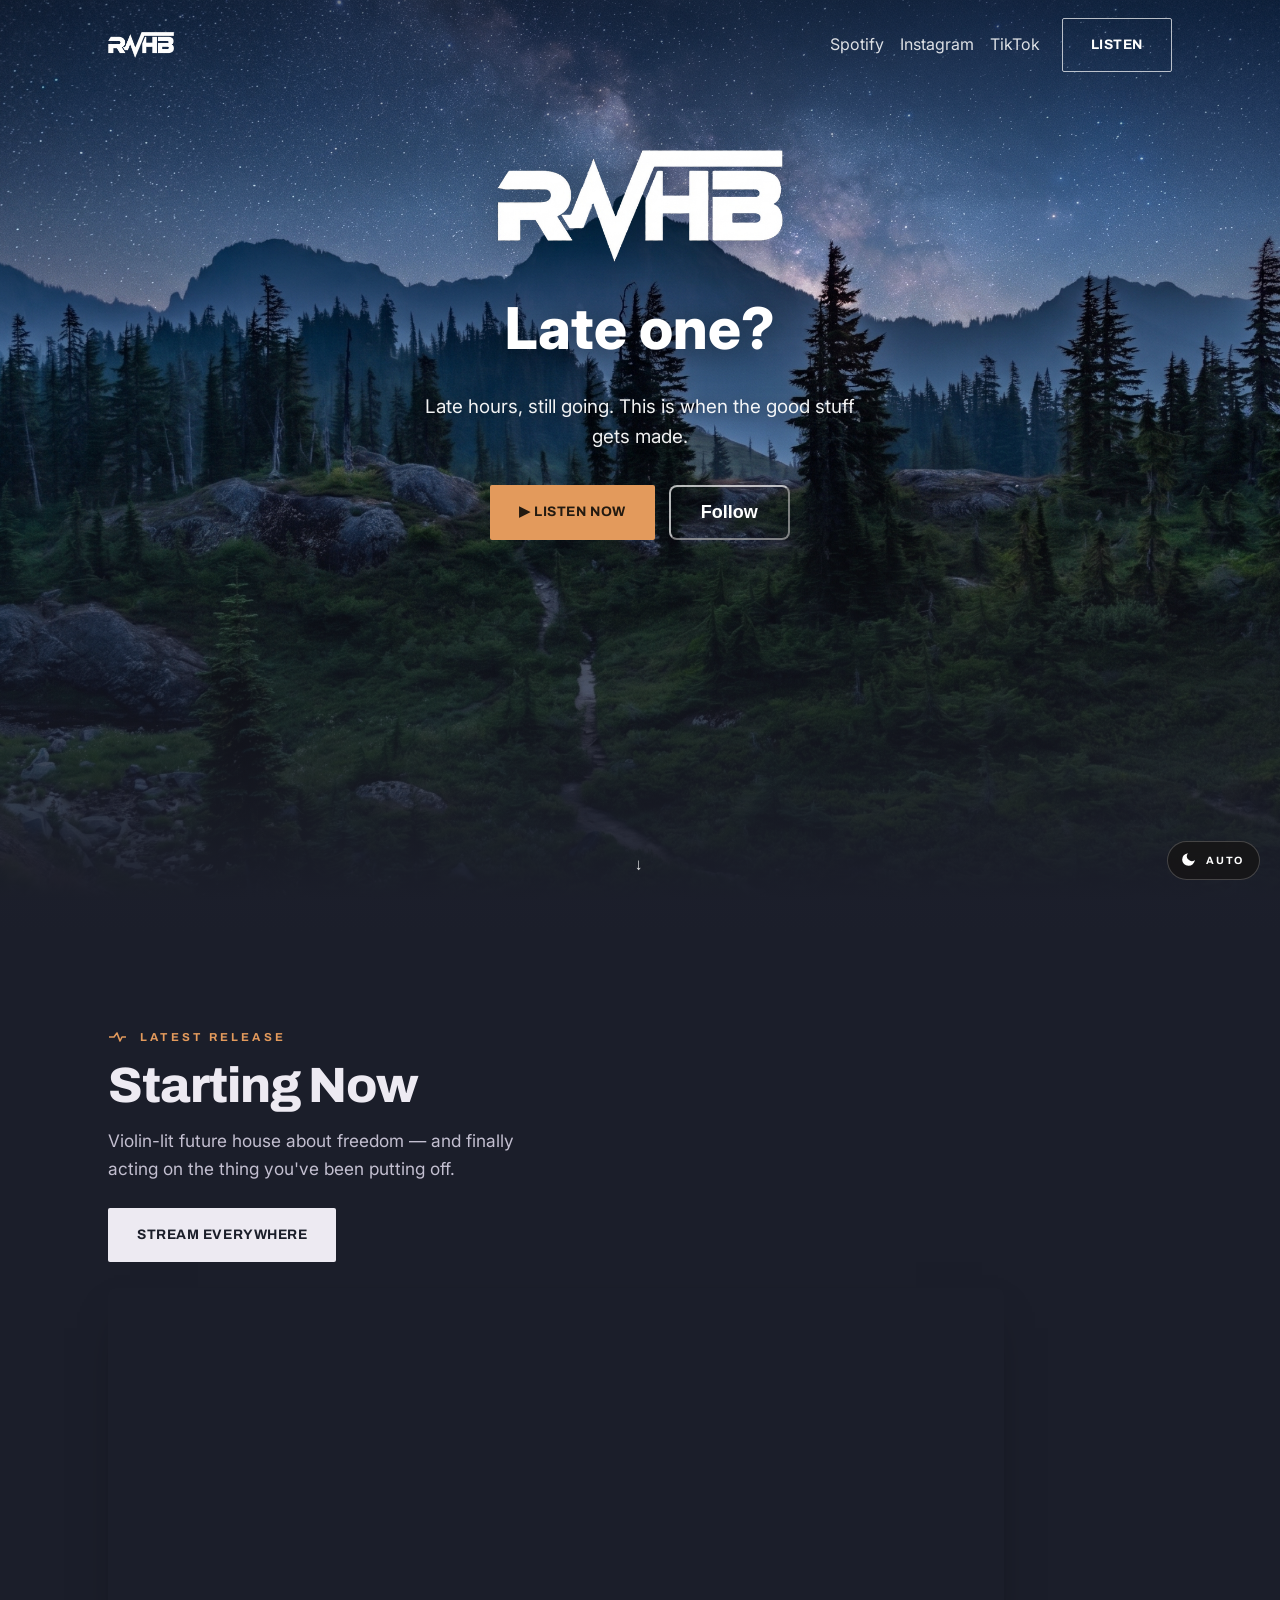
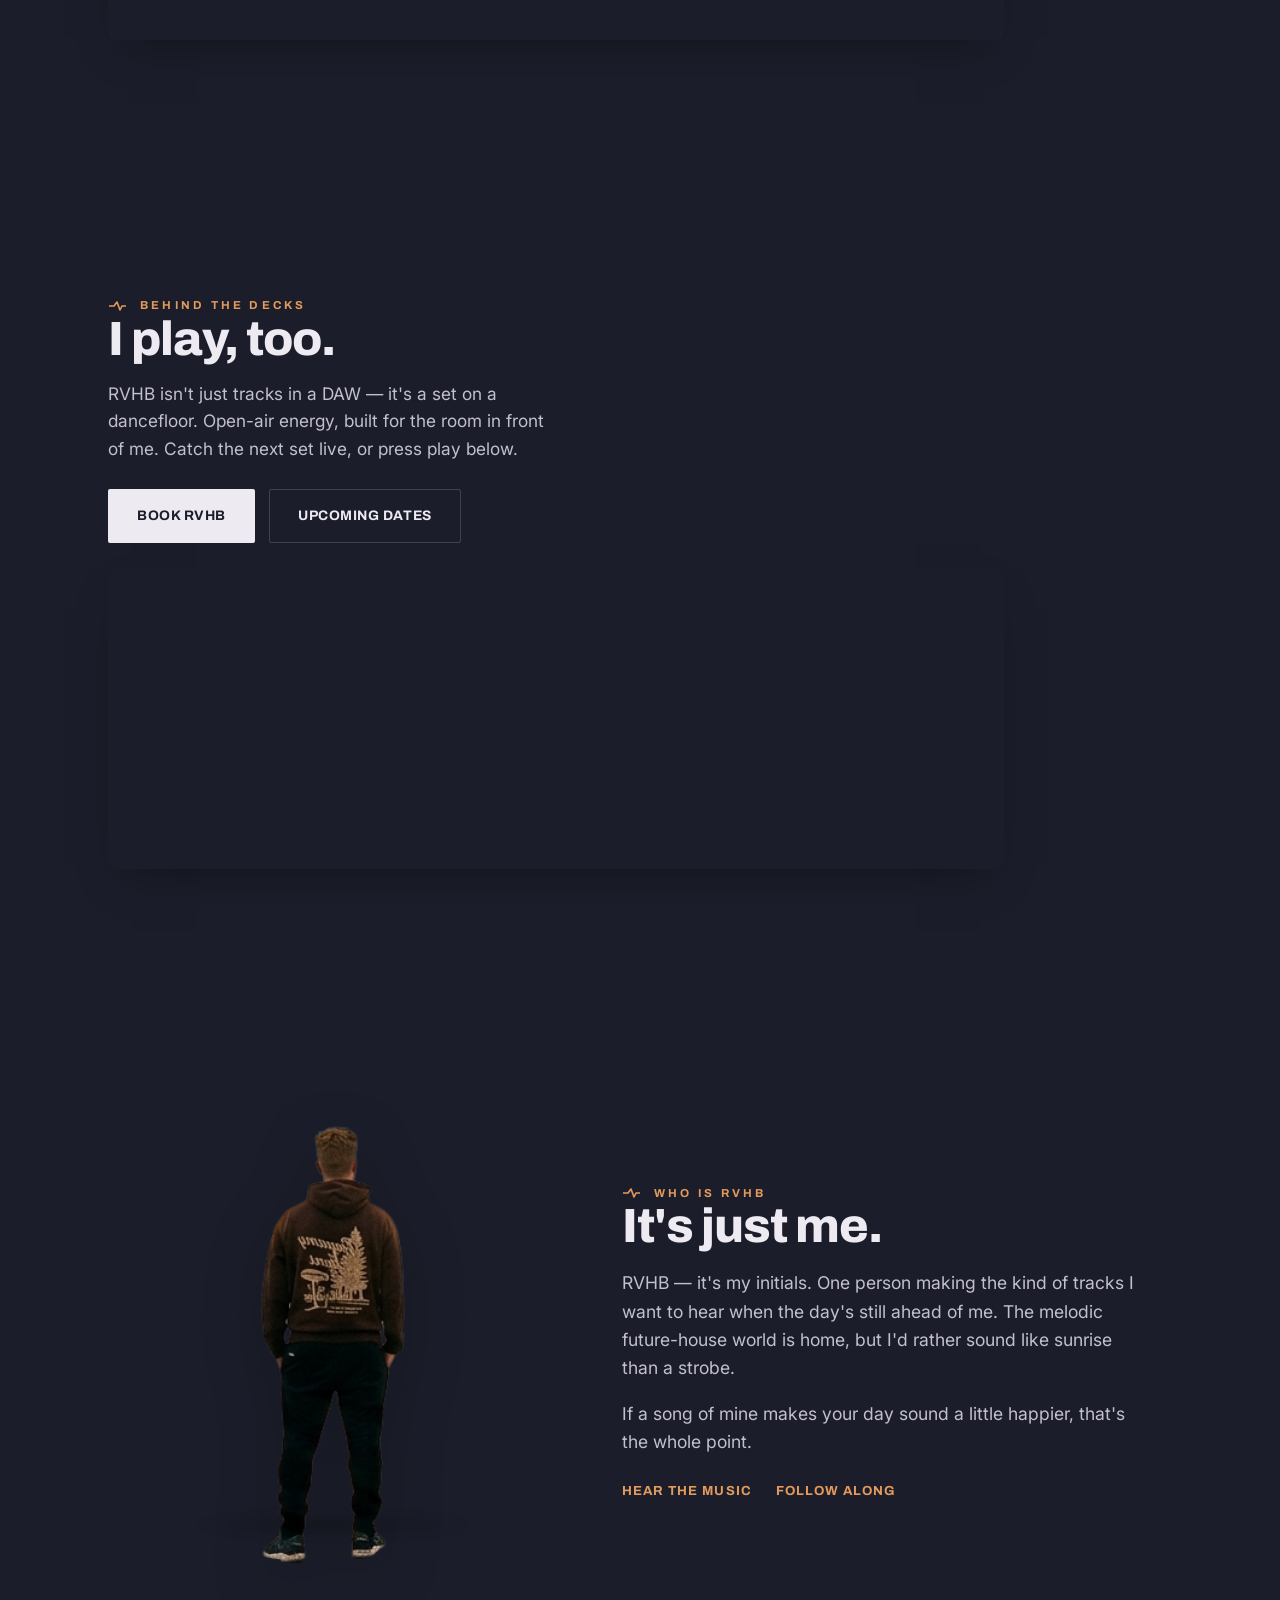
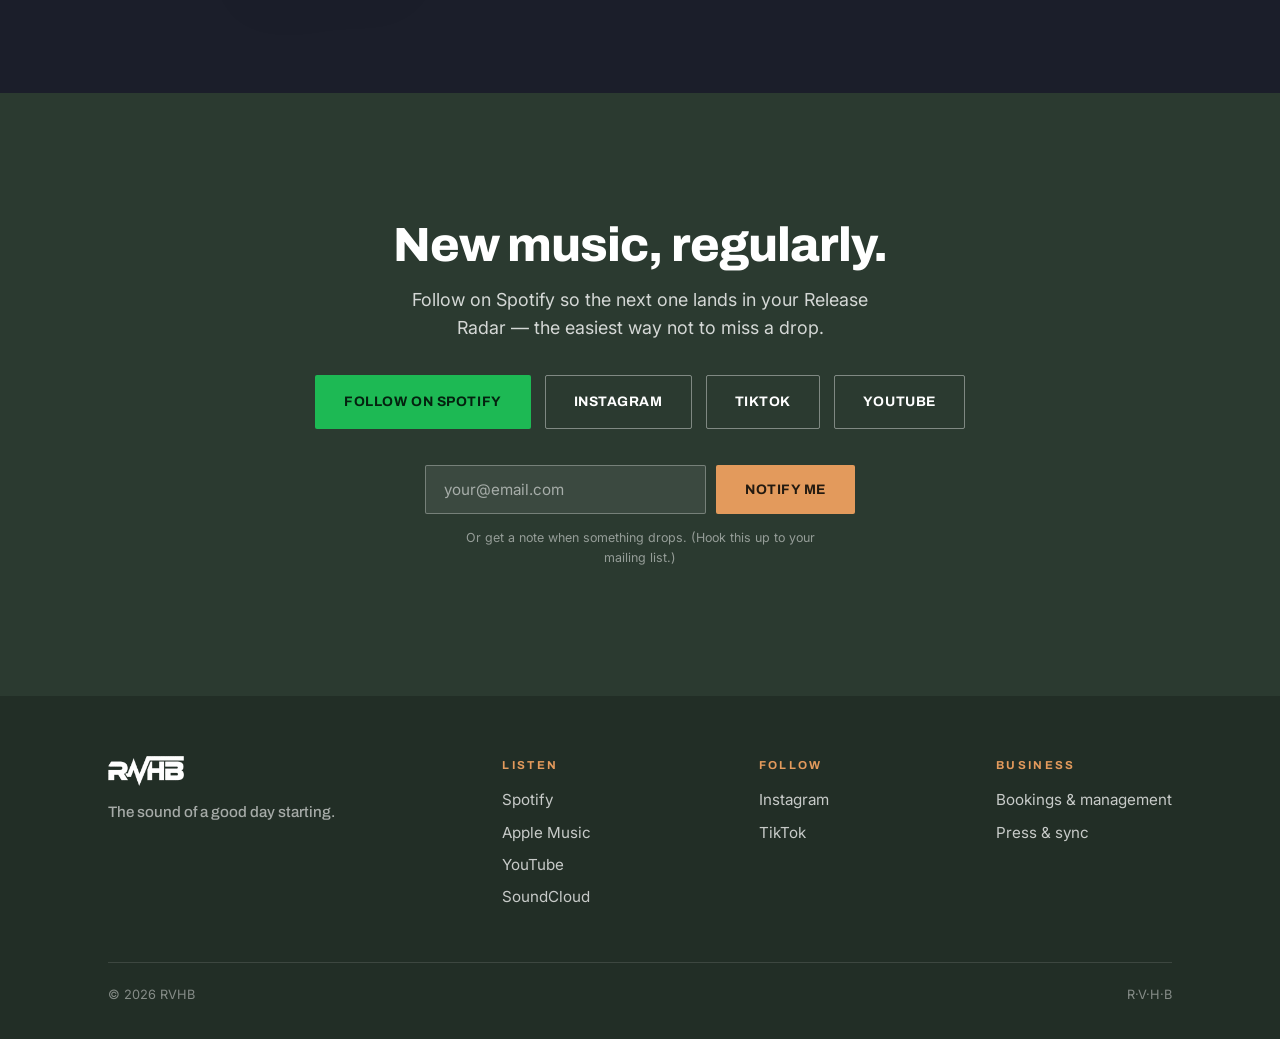
<file: index.html>
<!DOCTYPE html>
<html lang="en" data-phase="morning">
<head>
<meta charset="UTF-8">
<meta name="viewport" content="width=device-width, initial-scale=1.0">
<title>RVHB — The sound of a good day starting</title>
<meta name="description" content="RVHB — bright, melodic future house. The sound of a good day starting.">
<!--
  ===========================================================================
  RVHB — time-of-day aware landing page.
  The WHOLE page (background, text, accents, panels) shifts with the visitor's
  local hour: morning / day / evening / night. Same identity, shifting light.

  >>> YOUR BACKGROUNDS <<<
  The four hero photos are plain files next to this index.html:
      bg-morning.jpg   bg-day.jpg   bg-evening.jpg   bg-night.jpg
  Just overwrite those four files with your own — no code editing needed.
  Tip: match each photo's mood to its time (morning = bright/warm ...
  night = actually dark), so the page palette fits the image.

  Manual preview: the sun/moon button (bottom-right) cycles all four states.
  ===========================================================================
-->
<link rel="preconnect" href="https://fonts.googleapis.com">
<link rel="preconnect" href="https://fonts.gstatic.com" crossorigin>
<link href="https://fonts.googleapis.com/css2?family=Archivo:wght@400;500;600;700;800;900&family=Inter:wght@400;500;600&display=swap" rel="stylesheet">
<style>
:root{
  --maxw:1120px; --ease:cubic-bezier(.2,.7,.2,1);
  --forest:#2B3A30; --forest-deep:#222E26; --white:#fff;
}
/* ===== PHASE THEME TOKENS (whole-page) ===== */
html[data-phase="morning"]{
  --bg:#F4EDE3;--bg-top:#F8E6D4;--text:#1C1812;--text-soft:#4a3f33;--muted:#6E6256;
  --accent:#DD8442;--accent-deep:#C56F30;--surface:rgba(255,255,255,.5);--border:rgba(110,98,86,.4);
  --nav-rgb:244,237,227;--hero-ov-top:rgba(15,12,10,.44);}
html[data-phase="day"]{
  --bg:#F1F2ED;--bg-top:#E7F0F2;--text:#18201C;--text-soft:#3c4a40;--muted:#5f6b62;
  --accent:#D98235;--accent-deep:#B96C28;--surface:rgba(255,255,255,.55);--border:rgba(80,100,88,.35);
  --nav-rgb:241,242,237;--hero-ov-top:rgba(12,20,24,.4);}
html[data-phase="evening"]{
  --bg:#F4E7D6;--bg-top:#F7DAC0;--text:#231811;--text-soft:#5a4433;--muted:#7a6450;
  --accent:#D5793A;--accent-deep:#B85F26;--surface:rgba(255,250,244,.5);--border:rgba(120,90,60,.4);
  --nav-rgb:244,231,214;--hero-ov-top:rgba(40,20,8,.42);}
html[data-phase="night"]{
  --bg:#1B1E2A;--bg-top:#242840;--text:#EDEAF2;--text-soft:#C3BFD0;--muted:#8F8AA0;
  --accent:#E39A5C;--accent-deep:#E39A5C;--surface:rgba(255,255,255,.06);--border:rgba(255,255,255,.16);
  --nav-rgb:22,25,36;--hero-ov-top:rgba(8,9,20,.52);}

*{box-sizing:border-box;margin:0;padding:0}
html{scroll-behavior:smooth}
body{font-family:'Inter',system-ui,sans-serif;color:var(--text);
  background:linear-gradient(180deg,var(--bg-top) 0%,var(--bg) 22%,var(--bg) 100%);
  transition:background .7s var(--ease),color .7s var(--ease);line-height:1.6;-webkit-font-smoothing:antialiased;overflow-x:hidden}
h1,h2,h3,.display{font-family:'Archivo',sans-serif;letter-spacing:-.02em;line-height:1.02;color:var(--text);transition:color .7s var(--ease)}
a{color:inherit;text-decoration:none} img{display:block;max-width:100%}
.wrap{max-width:var(--maxw);margin:0 auto;padding:0 28px}
.eyebrow{font-family:'Archivo';font-weight:700;font-size:.72rem;letter-spacing:.28em;text-transform:uppercase;
  color:var(--accent-deep);display:flex;align-items:center;gap:10px;transition:color .7s}
.eyebrow svg path{stroke:var(--accent-deep);transition:stroke .7s}
.btn{display:inline-flex;align-items:center;gap:9px;font-family:'Archivo';font-weight:700;font-size:.86rem;
  letter-spacing:.04em;text-transform:uppercase;padding:15px 28px;border-radius:2px;border:1.5px solid transparent;
  cursor:pointer;transition:.25s var(--ease);white-space:nowrap}
.btn-primary{background:var(--accent);color:#231a10}
.btn-primary:hover{background:var(--accent-deep);transform:translateY(-2px)}
.btn-ghost{background:transparent;border-color:rgba(255,255,255,.7);color:#fff}
.btn-ghost:hover{background:rgba(255,255,255,.14);border-color:#fff}
.btn-ink{background:var(--text);color:var(--bg);transition:.25s var(--ease),background .7s,color .7s}
.btn-ink:hover{transform:translateY(-2px);opacity:.9}
a:focus-visible,button:focus-visible{outline:3px solid var(--accent);outline-offset:3px}

/* NAV */
header{position:fixed;top:0;left:0;right:0;z-index:50;transition:.35s var(--ease)}
header .navwrap{max-width:var(--maxw);margin:0 auto;padding:18px 28px;display:flex;align-items:center;justify-content:space-between}
header.scrolled{background:rgba(var(--nav-rgb),.92);backdrop-filter:blur(10px);box-shadow:0 1px 0 rgba(0,0,0,.08)}
.nav-logo{height:26px;width:auto} .nav-logo.dark{display:none}
header.scrolled .nav-logo.light{display:none} header.scrolled .nav-logo.dark{display:block}
html[data-phase="night"] header.scrolled .nav-logo.light{display:block}
html[data-phase="night"] header.scrolled .nav-logo.dark{display:none}
.nav-right{display:flex;align-items:center;gap:22px}
.nav-social{display:flex;gap:16px}
.nav-social a{color:#fff;opacity:.85;transition:.2s} header.scrolled .nav-social a{color:var(--text)}
.nav-social a:hover{opacity:1;color:var(--accent)}
header.scrolled .btn-ghost{border-color:var(--text);color:var(--text)}
header.scrolled .btn-ghost:hover{background:var(--text);color:var(--bg)}

/* HERO */
.hero{position:relative;min-height:100svh;display:flex;flex-direction:column;align-items:center;justify-content:flex-start;text-align:center;overflow:hidden}
.hero-photo{position:absolute;inset:0;background-size:cover;background-position:center 46%;z-index:0;transition:opacity .6s var(--ease)}
.hero-overlay{position:absolute;inset:0;z-index:1;transition:background .7s var(--ease);
  background:linear-gradient(180deg,var(--hero-ov-top) 0%,rgba(0,0,0,.05) 24%,rgba(0,0,0,0) 50%,var(--bg) 100%)}
.hero-inner{position:relative;z-index:2;margin-top:clamp(150px,11vh,146px);padding:0 24px;transform:translateY(18px);opacity:0;animation:rise 1s var(--ease) .15s forwards}
.hero-logo{height:clamp(56px,10.5vw,112px);width:auto;margin:0 auto 20px;filter:drop-shadow(0 6px 24px rgba(0,0,0,.35))}
.greet{color:#fff;font-weight:800;font-size:clamp(1.9rem,5.4vw,3.6rem);text-shadow:0 4px 30px rgba(0,0,0,.45);max-width:18ch;margin:0 auto}
.hero h1{color:#fff;font-weight:800;font-size:clamp(1.9rem,5.4vw,3.6rem);text-shadow:0 4px 30px rgba(0,0,0,.45);max-width:18ch;margin:0 auto}
.hero p.sub{color:rgba(255,255,255,.94);font-size:clamp(1rem,1.7vw,1.18rem);margin:18px auto 0;max-width:36ch;text-shadow:0 2px 16px rgba(0,0,0,.55);min-height:1.6em;transition:opacity .4s}
.hero-cta{display:flex;gap:14px;justify-content:center;flex-wrap:wrap;margin-top:32px}
.hero .btn-primary{color:#231a10}
.scrollcue{position:absolute;bottom:26px;left:50%;transform:translateX(-50%);z-index:2;color:rgba(255,255,255,.8);font-family:'Archivo';font-size:.66rem;letter-spacing:.25em;text-transform:uppercase;display:flex;flex-direction:column;align-items:center;gap:8px;animation:bob 2.4s ease-in-out infinite}
@keyframes rise{to{transform:none;opacity:1}}
@keyframes bob{0%,100%{transform:translateX(-50%) translateY(0)}50%{transform:translateX(-50%) translateY(7px)}}

/* PHASE TOGGLE */
.phase-toggle{position:fixed;right:20px;bottom:20px;z-index:60;display:flex;align-items:center;gap:9px;background:rgba(20,18,14,.6);backdrop-filter:blur(8px);color:#fff;border:1px solid rgba(255,255,255,.2);border-radius:999px;padding:9px 15px 9px 12px;font-family:'Archivo';font-weight:700;font-size:.66rem;letter-spacing:.16em;text-transform:uppercase;cursor:pointer;transition:.25s var(--ease)}
.phase-toggle:hover{background:rgba(20,18,14,.82);transform:translateY(-2px)}
.phase-toggle svg{width:17px;height:17px}

/* SECTIONS */
.section{padding:clamp(74px,11vw,128px) 0}
.reveal{opacity:0;transform:translateY(26px);transition:.7s var(--ease)} .reveal.in{opacity:1;transform:none}
.ridge{display:block;width:160px;height:24px;margin:34px auto 0} .ridge path{fill:none;stroke:var(--accent);stroke-width:2;stroke-linejoin:round;stroke-linecap:round;transition:stroke .7s}

.split{display:grid;grid-template-columns:minmax(0,.9fr) minmax(0,1.1fr);gap:clamp(34px,5vw,64px);align-items:center}
.media{position:relative;border-radius:4px;overflow:hidden;box-shadow:0 26px 60px -24px rgba(0,0,0,.5);aspect-ratio:1}
.media img{width:100%;height:100%;object-fit:cover}
.play{position:absolute;inset:0;display:flex;align-items:center;justify-content:center;background:rgba(20,16,12,.12);transition:.3s;cursor:pointer}
.play:hover{background:rgba(20,16,12,.28)}
.play span{width:74px;height:74px;border-radius:50%;background:rgba(255,255,255,.92);display:flex;align-items:center;justify-content:center;transition:.3s}
.play:hover span{transform:scale(1.08)}
.info h3{font-weight:800;font-size:clamp(2rem,4.6vw,3.1rem);margin-top:14px}
.info h2{font-weight:800;font-size:clamp(2rem,4.4vw,3rem)}
.info .desc{color:var(--text-soft);font-size:1.08rem;margin:16px 0 26px;max-width:44ch;transition:color .7s}
.info .actions{display:flex;gap:14px;flex-wrap:wrap}
.embed{margin-top:26px;border-radius:8px;overflow:hidden;width:70vw;box-shadow:0 18px 44px -22px rgba(0,0,0,.5)}
.embed iframe{display:block;width:100%;border:0}

.world{text-align:center;max-width:760px;margin:0 auto}
.world h2{font-weight:800;font-size:clamp(2rem,5vw,3.4rem);margin:16px 0 22px}
.world p{font-size:clamp(1.05rem,1.9vw,1.3rem);color:var(--text-soft);max-width:54ch;margin:0 auto;transition:color .7s}

.about-fig{position:relative;display:flex;justify-content:center}
.about-fig::after{content:"";position:absolute;bottom:6%;left:50%;transform:translateX(-50%);width:62%;height:26px;background:radial-gradient(ellipse,rgba(0,0,0,.22),transparent 70%);filter:blur(4px)}
.about-fig img{height:clamp(300px,40vw,440px);width:auto;position:relative;z-index:1;filter:drop-shadow(0 18px 30px rgba(0,0,0,.2))}
.about-text h2{font-weight:800;font-size:clamp(2rem,4.4vw,3rem)}
.about-text p{color:var(--text-soft);font-size:1.1rem;margin-top:18px;max-width:48ch;transition:color .7s}
.inline-links{margin-top:24px;display:flex;gap:24px;font-family:'Archivo';font-weight:700;font-size:.82rem;text-transform:uppercase;letter-spacing:.08em}
.inline-links a{color:var(--accent-deep);border-bottom:2px solid transparent;padding-bottom:2px;transition:.2s}
.inline-links a:hover{border-color:var(--accent-deep)}

.follow{background:var(--forest);color:#fff;text-align:center}
.follow h2{color:#fff;font-weight:800;font-size:clamp(2rem,4.6vw,3rem)}
.follow p{color:rgba(255,255,255,.8);font-size:1.12rem;margin:16px auto 0;max-width:44ch}
.follow-row{display:flex;gap:14px;justify-content:center;flex-wrap:wrap;margin-top:32px}
.btn-spotify{background:#1DB954;color:#04210f}.btn-spotify:hover{background:#1ed760;transform:translateY(-2px)}
.btn-social{background:transparent;border:1.5px solid rgba(255,255,255,.4);color:#fff}.btn-social:hover{border-color:#fff;background:rgba(255,255,255,.1)}
.emailform{display:flex;gap:10px;max-width:430px;margin:36px auto 0;flex-wrap:wrap;justify-content:center}
.emailform input{flex:1;min-width:200px;padding:14px 18px;border-radius:2px;border:1.5px solid rgba(255,255,255,.3);background:rgba(255,255,255,.08);color:#fff;font-family:'Inter';font-size:.95rem}
.emailform input::placeholder{color:rgba(255,255,255,.55)}.emailform input:focus{outline:none;border-color:var(--accent)}
.follow .note{font-size:.78rem;color:rgba(255,255,255,.5);margin-top:14px}

footer{background:var(--forest-deep);color:rgba(255,255,255,.82);padding:60px 0 34px}
.foot-grid{display:flex;justify-content:space-between;gap:40px;flex-wrap:wrap;align-items:flex-start}
.foot-brand img{height:30px;margin-bottom:14px}.foot-brand p{font-family:'Archivo';font-weight:500;color:rgba(255,255,255,.6);font-size:.95rem}
.foot-col h4{font-family:'Archivo';font-weight:700;font-size:.72rem;letter-spacing:.2em;text-transform:uppercase;color:var(--accent);margin-bottom:14px}
.foot-col a{display:block;color:rgba(255,255,255,.75);margin-bottom:8px;font-size:.95rem;transition:.2s}.foot-col a:hover{color:#fff}
.foot-bottom{border-top:1px solid rgba(255,255,255,.12);margin-top:44px;padding-top:22px;display:flex;justify-content:space-between;flex-wrap:wrap;gap:12px;font-size:.8rem;color:rgba(255,255,255,.45)}

@media(max-width:820px){
  .nav-social{display:none}
  .split{grid-template-columns:1fr}
  .split.rev .info{order:2}
  .about-fig{order:-1}
  .info,.about-text{text-align:center}
  .info .desc,.about-text p{margin-left:auto;margin-right:auto}
  .info .actions,.inline-links{justify-content:center}
}
@media(prefers-reduced-motion:reduce)}
</style>
</head>
<body>

<header id="hdr"><div class="navwrap">
  <a href="#top" aria-label="RVHB home">
    <img class="nav-logo light" src="[data-uri]" alt="RVHB"><img class="nav-logo dark" src="[data-uri]" alt="RVHB">
  </a>
  <div class="nav-right">
    <nav class="nav-social" aria-label="Social links">
      <a href="https://open.spotify.com/artist/0bMv0OXtDCBtVpHFiZMqld">Spotify</a>
      <a href="https://www.instagram.com/djrobbe_/">Instagram</a>
      <a href="https://www.tiktok.com/@djrobbe_">TikTok</a>
    </nav>
    <a class="btn btn-ghost" href="#listen">Listen</a>
  </div>
</div></header>

<section class="hero" id="top">
  <div class="hero-photo" id="heroPhoto"></div>
  <div class="hero-overlay"></div>
  <div class="hero-inner">
    <img class="hero-logo" src="[data-uri]" alt="RVHB">
    <div class="greet" id="greet">Good morning</div>
    <p class="sub" id="subline">The day's wide open. Let's start it right.</p>
    <div class="hero-cta">
      <a class="btn btn-primary" href="#listen">▶ Listen now</a>
<style>
  /* === STYLING VOOR DE FOLLOW KNOP === */
  .follow-btn {
    background-color: transparent; /* Spotify groen als voorbeeld */
    color: white;
    padding: 15px 30px;
    font-size: 18px;
    font-weight: bold;
    border-color: rgba(255,255,255,.7);
    border-radius: 8px;
    cursor: pointer;
    transition: background-color 0.3s ease;
  }

  .follow-btn:hover {
    background-color: #179643;
  }

  /* === STYLING VOOR DE POP-UP (MODAL) === */
  .modal {
    display: none; /* Standaard verborgen */
    position: fixed;
    z-index: 1000;
    left: 0;
    top: 0;
    width: 100%;
    height: 100%;
  }

  /* Het witte venster in het midden */
  .modal-content {
    background-color: #f9f9f9;
    margin: 15% auto; /* 15% van boven, automatisch gecentreerd */
    padding: 30px;
    border-radius: 12px;
    width: 90%;
    max-width: 400px;
    text-align: center;
    font-family: Arial, sans-serif;
    position: relative;
  }

  /* Het sluit-kruisje */
  .close-btn {
    color: #aaa;
    position: absolute;
    top: 15px;
    right: 20px;
    font-size: 28px;
    font-weight: bold;
    cursor: pointer;
  }

  .close-btn:hover,
  .close-btn:focus {
    color: black;
    text-decoration: none;
  }

  /* === STYLING VOOR DE SOCIAL MEDIA KNOPPEN === */
  .social-links {
    display: flex;
    flex-direction: column;
    gap: 15px;
    margin-top: 20px;
  }

  .social-link {
    text-decoration: none;
    color: white;
    padding: 12px;
    border-radius: 6px;
    font-weight: bold;
    font-size: 16px;
    transition: opacity 0.3s;
  }

  .social-link:hover {
    opacity: 0.8;
  }

  /* Kleuren per platform */
  .instagram { background: linear-gradient(45deg, #f09433 0%, #e6683c 25%, #dc2743 50%, #cc2366 75%, #bc1888 100%); }
  .facebook { background-color: #1877F2; }
  .tiktok { background-color: #000000; }
  .spotify { background-color: #1DB954; }
  .soundcloud { background-color: #ff5500; }

</style>
<div>

  <button id="openModalBtn" class="follow-btn">Follow</button>

  <div id="followModal" class="modal">
    <div class="modal-content">
      <span class="close-btn" id="closeModalBtn">&times;</span>
      <h2>Follow DJ Robbe!</h2>
      <p>Choose your platform:</p>
      
      <div class="social-links">
        <a href="https://www.instagram.com/djrobbe_/" target="_blank" class="social-link instagram">Instagram</a>
        <a href="https://www.tiktok.com/@djrobbe_" target="_blank" class="social-link tiktok">TikTok</a>
        <a href="https://open.spotify.com/artist/0bMv0OXtDCBtVpHFiZMqld" target="_blank" class="social-link spotify">Spotify</a>
        <a href="https://soundcloud.com/rvhb" target="_blank" class="social-link soundcloud">SoundCloud</a>
      </div>
    </div>
  </div>

  <script>
    // Elementen ophalen
    const modal = document.getElementById("followModal");
    const openBtn = document.getElementById("openModalBtn");
    const closeBtn = document.getElementById("closeModalBtn");

    // Open de modal als er op de Follow-knop wordt geklikt
    openBtn.onclick = function() {
      modal.style.display = "block";
    }

    // Sluit de modal als er op het kruisje (x) wordt geklikt
    closeBtn.onclick = function() {
      modal.style.display = "none";
    }

    // Sluit de modal als er ergens buiten het witte venster wordt geklikt
    window.onclick = function(event) {
      if (event.target == modal) {
        modal.style.display = "none";
      }
    }
  </script>

</div>
    </div>
  </div>

</div>
  <div class="scrollcue"><span aria-hidden="true">↓</span></div>
</section>

<button class="phase-toggle" id="phaseToggle" aria-label="Change time of day"><span id="phaseIcon"></span><span id="phaseLabel">Auto</span></button>

<!-- LATEST RELEASE -->
<section class="section" id="listen"><div class="wrap"><div class="split reveal">
  <div class="info">
    <div class="eyebrow"><svg width="22" height="12" viewBox="0 0 22 12"><path d="M1 6h5l3-4 3 8 2-4h4" fill="none" stroke-width="1.6" stroke-linejoin="round"/></svg>Latest release</div>
    <h3>Starting Now</h3>
    <p class="desc">Violin-lit future house about freedom — and finally acting on the thing you've been putting off.</p>
    <div class="actions"><a class="btn btn-ink" href="https://ditto.fm/starting-now">Stream everywhere</a></div>
    <div class="embed"><iframe style="border-radius:12px" src="https://open.spotify.com/embed/album/7bTIP7k50ZcNQt1xaBJwYv?utm_source=generator" height="352" allow="autoplay;clipboard-write;encrypted-media;fullscreen;picture-in-picture" loading="lazy"></iframe></div>
  </div>
</div></div></section>

<!-- BEHIND THE DECKS -->
<section class="section" id="live"><div class="wrap"><div class="split rev reveal">
  <div class="info">
    <div class="eyebrow"><svg width="22" height="12" viewBox="0 0 22 12"><path d="M1 6h5l3-4 3 8 2-4h4" fill="none" stroke-width="1.6" stroke-linejoin="round"/></svg>Behind the decks</div>
    <h2>I play, too.</h2>
    <p class="desc">RVHB isn't just tracks in a DAW — it's a set on a dancefloor. Open-air energy, built for the room in front of me. Catch the next set live, or press play below.</p>
    <div class="actions">
      <a class="btn btn-ink" href="mailto:vhb.robbe@gmail.com?subject=Booking%20RVHB">Book RVHB</a>
      <a class="btn" style="border-color:var(--border);color:var(--text)" href="#">Upcoming dates</a>
    </div>
    <div class="embed" style="margin-top:26px"><iframe width="100%" height="300" scrolling="no" frameborder="no" src="https://w.soundcloud.com/player/?url=https%3A//api.soundcloud.com/tracks/2050395472&color=%23dd8442&auto_play=false&hide_related=true&show_comments=false&show_user=true&show_reposts=false&show_teaser=true&visual=true" loading="lazy"></iframe></div>
  </div>
</div></div></section>

<!-- ABOUT -->
<section class="section" id="about"><div class="wrap"><div class="split reveal">
  <div class="about-fig"><img src="[data-uri]" alt="RVHB"></div>
  <div class="about-text">
    <div class="eyebrow"><svg width="22" height="12" viewBox="0 0 22 12"><path d="M1 6h5l3-4 3 8 2-4h4" fill="none" stroke-width="1.6" stroke-linejoin="round"/></svg>Who is RVHB</div>
    <h2 style="margin:0">It's just me.</h2>
    <p>RVHB — it's my initials. One person making the kind of tracks I want to hear when the day's still ahead of me. The melodic future-house world is home, but I'd rather sound like sunrise than a strobe.</p>
    <p>If a song of mine makes your day sound a little happier, that's the whole point.</p>
    <div class="inline-links"><a href="#listen">Hear the music</a><a href="#follow">Follow along</a></div>
  </div>
</div></div></section>

<!-- FOLLOW -->
<section class="section follow" id="follow"><div class="wrap"><div class="reveal">
  <h2>New music, regularly.</h2>
  <p>Follow on Spotify so the next one lands in your Release Radar — the easiest way not to miss a drop.</p>
  <div class="follow-row">
    <a class="btn btn-spotify" href="https://open.spotify.com/artist/0bMv0OXtDCBtVpHFiZMqld">Follow on Spotify</a>
    <a class="btn btn-social" href="https://www.instagram.com/djrobbe_/">Instagram</a>
    <a class="btn btn-social" href="https://www.tiktok.com/@djrobbe_">TikTok</a>
    <a class="btn btn-social" href="https://www.youtube.com/@RVHB_music">YouTube</a>
  </div>
  <!-- EDIT:EMAIL — hook up to Mailchimp/ConvertKit -->
  <form class="emailform" onsubmit="return false">
    <input type="email" placeholder="your@email.com" aria-label="Email address">
    <button class="btn btn-primary" type="submit">Notify me</button>
  </form>
  <p class="note">Or get a note when something drops. (Hook this up to your mailing list.)</p>
</div></div></section>

<footer><div class="wrap">
  <div class="foot-grid">
    <div class="foot-brand"><img src="[data-uri]" alt="RVHB"><p>The sound of a good day starting.</p></div>
    <div class="foot-col"><h4>Listen</h4><a href="https://open.spotify.com/artist/0bMv0OXtDCBtVpHFiZMqld">Spotify</a><a href="#">Apple Music</a><a href="https://www.youtube.com/@RVHB_music">YouTube</a><a href="https://soundcloud.com/user-978792980">SoundCloud</a></div>
    <div class="foot-col"><h4>Follow</h4><a href="https://www.instagram.com/djrobbe_/">Instagram</a><a href="https://www.tiktok.com/@djrobbe_">TikTok</a></div>
    <div class="foot-col"><h4>Business</h4><a href="mailto:vhb.robbe@gmail.com">Bookings &amp; management</a><a href="mailto:vhb.robbe@gmail.com">Press &amp; sync</a></div>
  </div>
  <div class="foot-bottom"><span>&copy; 2026 RVHB</span><span>R&middot;V&middot;H&middot;B</span></div>
</div></footer>

<script>
/* >>> swap these for your own files if you rename them; defaults sit next to index.html <<< */
const BG={morning:"assets/bg-morning.jpg",day:"assets/bg-day.png",evening:"assets/bg-evening.png",night:"assets/bg-night.png"};
const COPY={
  morning:{greet:"Good morning", line:"The day's wide open. Let's start it right."},
  day:    {greet:"Good afternoon",line:"Right in the thick of it — keep the momentum going."},
  evening:{greet:"Good evening",  line:"Golden hour. The day's not done yet."},
  night:  {greet:"Late one?",     line:"Late hours, still going. This is when the good stuff gets made."}
};
const SUN='<svg viewBox="0 0 24 24" fill="none" stroke="currentColor" stroke-width="2" stroke-linecap="round"><circle cx="12" cy="12" r="4"/><path d="M12 2v2M12 20v2M2 12h2M20 12h2M4.9 4.9l1.4 1.4M17.7 17.7l1.4 1.4M19.1 4.9l-1.4 1.4M6.3 17.7l-1.4 1.4"/></svg>';
const MOON='<svg viewBox="0 0 24 24" fill="currentColor"><path d="M21 12.8A9 9 0 1111.2 3a7 7 0 009.8 9.8z"/></svg>';
function phaseFromHour(h){ if(h>=5&&h<11)return'morning'; if(h>=11&&h<17)return'day'; if(h>=17&&h<21)return'evening'; return'night'; }
const photo=document.getElementById('heroPhoto'),greet=document.getElementById('greet'),sub=document.getElementById('subline'),
      icon=document.getElementById('phaseIcon'),label=document.getElementById('phaseLabel'),root=document.documentElement;
let first=true;
function apply(phase){
  root.setAttribute('data-phase',phase);
  const set=()=>{photo.style.backgroundImage=`url(${BG[phase]})`;greet.textContent=COPY[phase].greet;sub.textContent=COPY[phase].line;};
  if(first){set();photo.style.opacity=1;first=false;}
  else{greet.style.opacity=0;sub.style.opacity=0;photo.style.opacity=0;
    setTimeout(()=>{set();photo.style.opacity=1;greet.style.opacity=.92;sub.style.opacity=1;},300);}
  icon.innerHTML=(phase==='night')?MOON:SUN;
}
const ORDER=['auto','morning','day','evening','night']; let mode='auto';
function render(){const p=(mode==='auto')?phaseFromHour(new Date().getHours()):mode;apply(p);
  label.textContent=(mode==='auto')?'Auto':mode.charAt(0).toUpperCase()+mode.slice(1);}
document.getElementById('phaseToggle').addEventListener('click',()=>{mode=ORDER[(ORDER.indexOf(mode)+1)%ORDER.length];render();});
render();
const hdr=document.getElementById('hdr');const onS=()=>hdr.classList.toggle('scrolled',scrollY>60);onS();addEventListener('scroll',onS,{passive:true});
const io=new IntersectionObserver(es=>es.forEach(e=>{if(e.isIntersecting){e.target.classList.add('in');io.unobserve(e.target);}}),{threshold:.15});
document.querySelectorAll('.reveal').forEach(el=>io.observe(el));
</script>
</body>
</html>
</file>
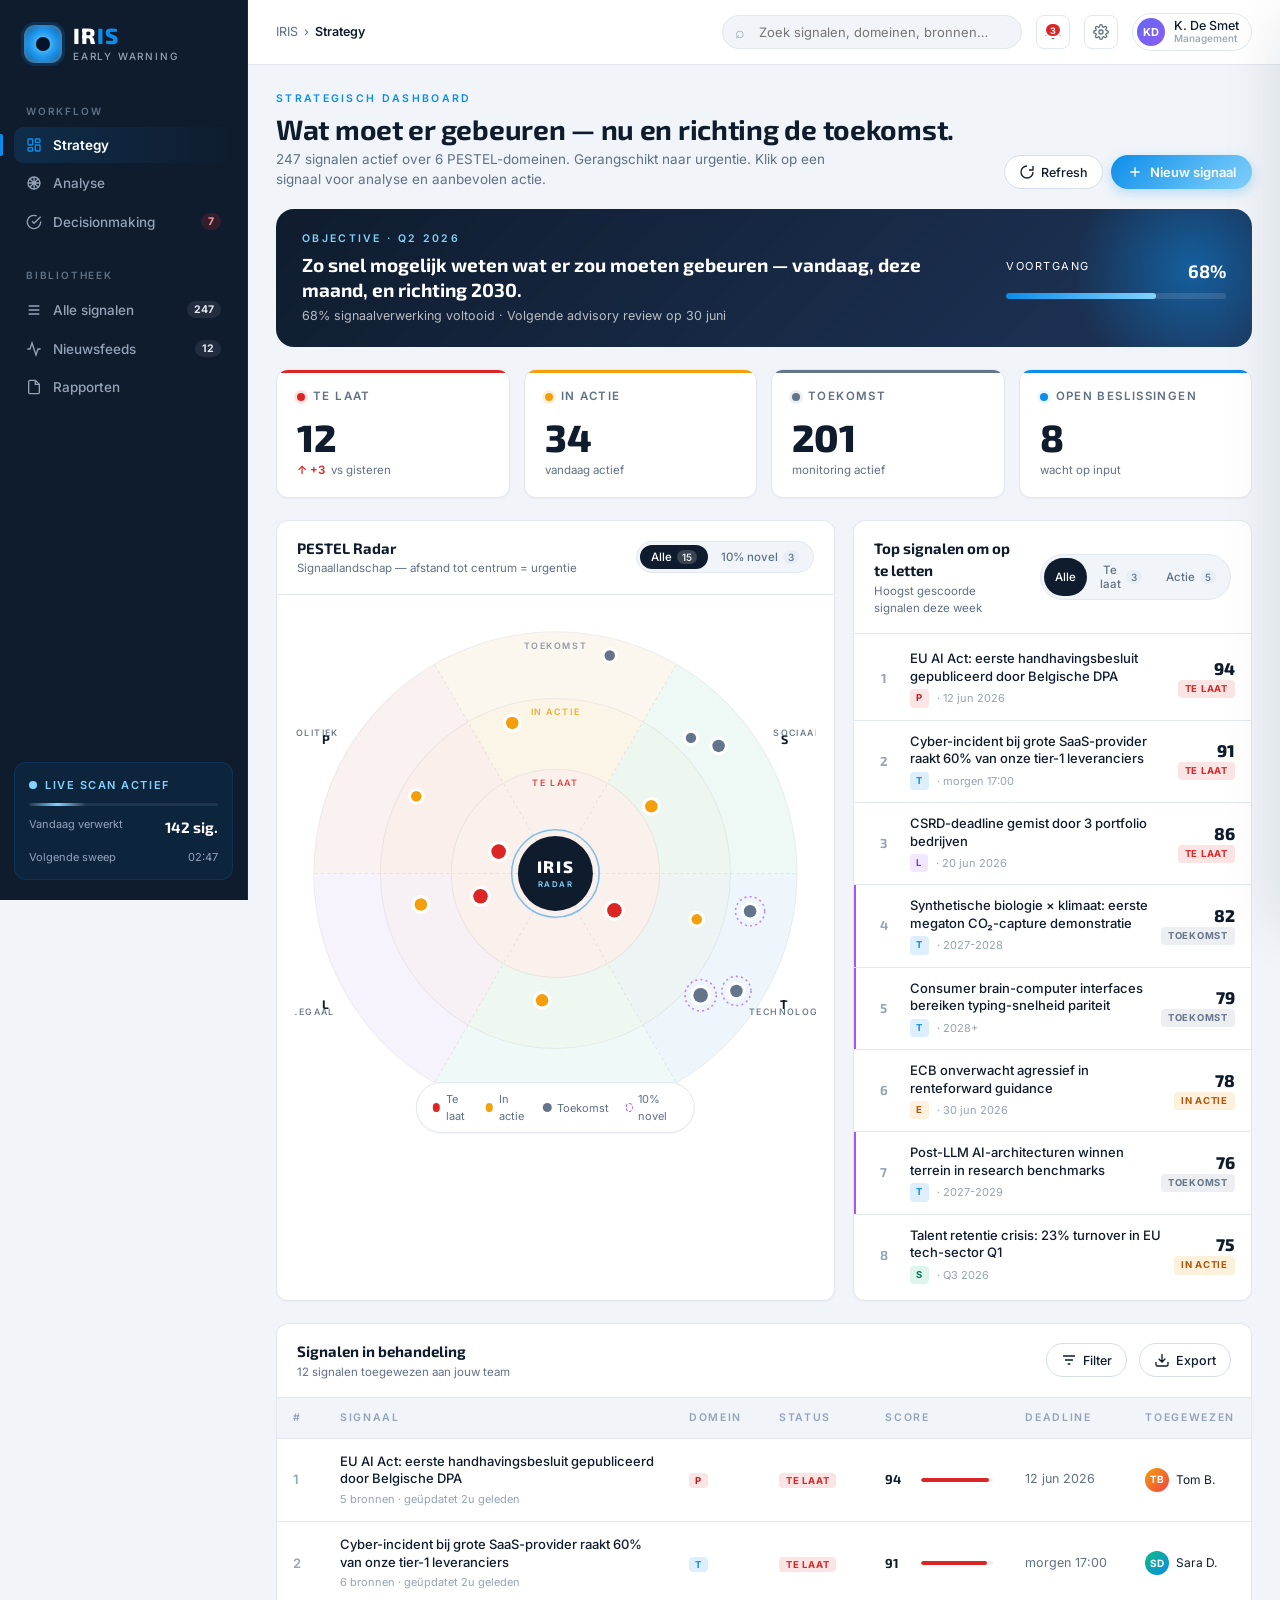
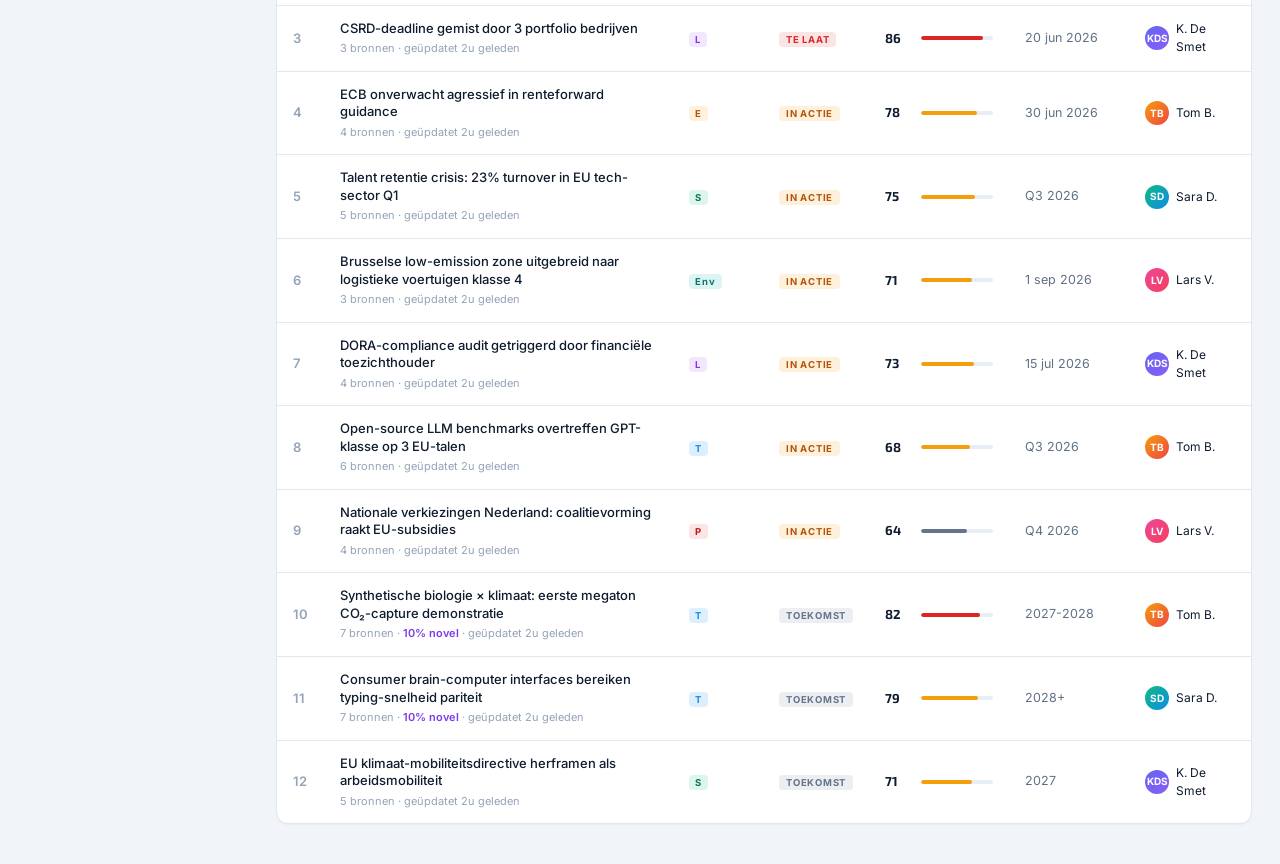
<file: Pages/iris_ews.html>
<!DOCTYPE html>
<html lang="nl">
<head>
<meta charset="UTF-8" />
<meta name="viewport" content="width=device-width, initial-scale=1.0" />
<title>IRIS — Early Warning System</title>
<link rel="preconnect" href="https://fonts.googleapis.com">
<link rel="preconnect" href="https://fonts.gstatic.com" crossorigin>
<link href="https://fonts.googleapis.com/css2?family=Exo+2:wght@400;600;700;800&family=Inter:wght@400;500;600;700&display=swap" rel="stylesheet">
<style>
  :root {
    /* Light surface (main content) */
    --bg: #f1f5f9;
    --bg-card: #ffffff;
    --bg-subtle: #e8eef5;
    --ink: #0f1c2e;
    --ink-muted: #607085;
    --ink-soft: #94a3b8;
    --accent: #0c8de9;
    --accent-light: #83d3fc;
    --accent-subtle: rgba(12, 141, 233, 0.08);
    --accent-soft: rgba(12, 141, 233, 0.16);
    --border: #d6deea;
    --border-soft: #e2e8f0;

    /* Sidebar (dark surface) */
    --sb-bg: #0f1c2e;
    --sb-bg-elevated: #182840;
    --sb-ink: #e2e8f0;
    --sb-ink-muted: #94a3b8;
    --sb-ink-soft: #607085;
    --sb-border: rgba(255,255,255,0.06);

    /* Status colors */
    --status-late: #dc2626;
    --status-late-soft: rgba(220,38,38,0.12);
    --status-action: #f59e0b;
    --status-action-soft: rgba(245,158,11,0.14);
    --status-future: #64748b;
    --status-future-soft: rgba(100,116,139,0.12);

    /* PESTEL segment hues (very subtle) */
    --p-tint: rgba(220,38,38,0.06);
    --e-tint: rgba(245,158,11,0.06);
    --s-tint: rgba(16,185,129,0.06);
    --t-tint: rgba(12,141,233,0.06);
    --env-tint: rgba(20,184,166,0.06);
    --l-tint: rgba(168,85,247,0.06);

    --shadow-sm: 0 1px 2px rgba(15, 28, 46, 0.04);
    --shadow: 0 4px 12px rgba(15, 28, 46, 0.06);
    --shadow-lg: 0 12px 32px rgba(15, 28, 46, 0.08);
    --shadow-xl: 0 24px 56px rgba(15, 28, 46, 0.12);
    --radius: 12px;
    --radius-sm: 8px;
    --radius-lg: 18px;
  }
  * { box-sizing: border-box; margin: 0; padding: 0; }
  html, body {
    background: var(--bg);
    color: var(--ink);
    font-family: 'Inter', -apple-system, sans-serif;
    font-size: 14px;
    line-height: 1.5;
    -webkit-font-smoothing: antialiased;
    min-height: 100vh;
  }
  h1, h2, h3, h4, .display { font-family: 'Exo 2', sans-serif; font-weight: 700; letter-spacing: -0.01em; }
  h1 { font-size: 28px; line-height: 1.15; }
  h2 { font-size: 22px; line-height: 1.2; }
  h3 { font-size: 17px; line-height: 1.3; }
  .little-title {
    font-family: 'Inter', sans-serif;
    font-size: 10.5px;
    font-weight: 600;
    letter-spacing: 0.22em;
    text-transform: uppercase;
    color: var(--accent);
  }
  button {
    font-family: inherit;
    cursor: pointer;
    border: none;
    background: none;
    color: inherit;
    font-size: inherit;
  }
  input, textarea {
    font-family: inherit;
    font-size: inherit;
    color: inherit;
  }

  /* ============ BUTTONS ============ */
  .btn-primary {
    background: linear-gradient(135deg, #0c8de9 0%, #83d3fc 100%);
    color: white;
    padding: 9px 16px;
    border-radius: 999px;
    font-weight: 600;
    font-size: 13px;
    display: inline-flex;
    align-items: center;
    gap: 7px;
    transition: transform 0.15s, box-shadow 0.15s;
    box-shadow: 0 4px 12px rgba(12, 141, 233, 0.25);
  }
  .btn-primary:hover { transform: translateY(-1px); box-shadow: 0 8px 20px rgba(12, 141, 233, 0.35); }
  .btn-primary:active { transform: translateY(0); }
  .btn-secondary {
    background: var(--bg-card);
    color: var(--ink);
    padding: 8px 14px;
    border-radius: 999px;
    font-weight: 500;
    font-size: 12.5px;
    border: 1px solid var(--border);
    display: inline-flex;
    align-items: center;
    gap: 6px;
    transition: all 0.15s;
  }
  .btn-secondary:hover { border-color: var(--accent); color: var(--accent); }
  .btn-icon {
    width: 34px; height: 34px;
    display: inline-flex;
    align-items: center;
    justify-content: center;
    border-radius: 8px;
    background: var(--bg-card);
    border: 1px solid var(--border-soft);
    color: var(--ink-muted);
    transition: all 0.15s;
    position: relative;
  }
  .btn-icon:hover { color: var(--accent); border-color: var(--accent); }
  .btn-icon .notif-dot {
    position: absolute;
    top: 6px; right: 7px;
    background: var(--status-late);
    color: white;
    font-size: 9px;
    font-weight: 700;
    min-width: 16px;
    height: 16px;
    border-radius: 999px;
    padding: 0 4px;
    display: flex;
    align-items: center;
    justify-content: center;
    border: 2px solid var(--bg-card);
  }

  /* ============ APP SHELL ============ */
  .app { display: grid; grid-template-columns: 248px 1fr; min-height: 100vh; }

  /* ============ SIDEBAR (DARK) ============ */
  .sidebar {
    background: var(--sb-bg);
    color: var(--sb-ink);
    padding: 20px 14px;
    position: sticky;
    top: 0;
    height: 100vh;
    display: flex;
    flex-direction: column;
    gap: 22px;
    border-right: 1px solid var(--sb-border);
  }
  .logo {
    display: flex;
    align-items: center;
    gap: 11px;
    padding: 4px 10px 12px;
  }
  .logo-mark {
    width: 38px; height: 38px;
    border-radius: 11px;
    background: radial-gradient(circle at center, var(--accent-light) 0%, var(--accent) 55%, #062845 100%);
    box-shadow: 0 0 0 3px rgba(12,141,233,0.18), inset 0 0 8px rgba(255,255,255,0.4);
    position: relative;
    flex-shrink: 0;
  }
  .logo-mark::after {
    content: '';
    position: absolute;
    inset: 32%;
    background: #051428;
    border-radius: 50%;
  }
  .logo-text {
    font-family: 'Exo 2', sans-serif;
    font-weight: 800;
    font-size: 22px;
    letter-spacing: 0.05em;
    color: white;
    line-height: 1;
  }
  .logo-text span { color: var(--accent); }
  .logo-sub {
    font-size: 10px;
    color: var(--sb-ink-muted);
    letter-spacing: 0.18em;
    text-transform: uppercase;
    margin-top: 3px;
    font-weight: 500;
  }

  .sb-section { display: flex; flex-direction: column; gap: 2px; }
  .sb-label {
    font-size: 10px;
    font-weight: 600;
    letter-spacing: 0.18em;
    text-transform: uppercase;
    color: var(--sb-ink-soft);
    padding: 6px 12px 6px;
  }
  .sb-item {
    display: flex;
    align-items: center;
    gap: 11px;
    padding: 10px 12px;
    border-radius: 9px;
    color: var(--sb-ink-muted);
    font-size: 13.5px;
    font-weight: 500;
    cursor: pointer;
    transition: all 0.12s;
    text-align: left;
    width: 100%;
    position: relative;
  }
  .sb-item:hover {
    background: var(--sb-bg-elevated);
    color: white;
  }
  .sb-item.active {
    background: linear-gradient(90deg, rgba(12,141,233,0.15), rgba(12,141,233,0));
    color: white;
    font-weight: 600;
  }
  .sb-item.active::before {
    content: '';
    position: absolute;
    left: -14px;
    top: 50%;
    transform: translateY(-50%);
    width: 3px;
    height: 22px;
    background: var(--accent);
    border-radius: 0 2px 2px 0;
  }
  .sb-item.active .ico { color: var(--accent); }
  .sb-item .ico { color: var(--sb-ink-muted); transition: color 0.12s; }
  .sb-item:hover .ico { color: white; }
  .sb-count {
    margin-left: auto;
    font-size: 10.5px;
    font-weight: 700;
    padding: 2px 7px;
    background: rgba(255,255,255,0.08);
    color: var(--sb-ink);
    border-radius: 999px;
  }
  .sb-count.urgent { background: rgba(220,38,38,0.18); color: #fca5a5; }

  /* Live sync card */
  .live-sync {
    margin-top: auto;
    padding: 14px;
    background: rgba(12,141,233,0.08);
    border: 1px solid rgba(12,141,233,0.15);
    border-radius: 12px;
    display: flex;
    flex-direction: column;
    gap: 10px;
  }
  .sync-head {
    display: flex;
    align-items: center;
    gap: 8px;
    font-size: 11px;
    font-weight: 600;
    letter-spacing: 0.14em;
    text-transform: uppercase;
    color: var(--accent-light);
  }
  .sync-pulse {
    width: 8px; height: 8px;
    border-radius: 50%;
    background: var(--accent-light);
    box-shadow: 0 0 0 0 rgba(131,211,252,0.7);
    animation: sync-pulse 2s infinite;
  }
  @keyframes sync-pulse {
    0% { box-shadow: 0 0 0 0 rgba(131,211,252,0.55); }
    70% { box-shadow: 0 0 0 8px rgba(131,211,252,0); }
    100% { box-shadow: 0 0 0 0 rgba(131,211,252,0); }
  }
  .sync-meta { font-size: 11px; color: var(--sb-ink-muted); display: flex; justify-content: space-between; }
  .sync-stat {
    font-family: 'Exo 2', sans-serif;
    font-weight: 700;
    color: white;
    font-size: 15px;
  }
  .sync-bar {
    height: 3px;
    background: rgba(255,255,255,0.08);
    border-radius: 999px;
    overflow: hidden;
    position: relative;
  }
  .sync-bar::after {
    content: '';
    position: absolute;
    height: 100%;
    width: 30%;
    background: linear-gradient(90deg, transparent, var(--accent-light), transparent);
    animation: sync-progress 2.4s infinite linear;
  }
  @keyframes sync-progress {
    0% { left: -30%; }
    100% { left: 100%; }
  }

  /* ============ TOPBAR ============ */
  .main { display: flex; flex-direction: column; min-width: 0; }
  .topbar {
    background: var(--bg-card);
    border-bottom: 1px solid var(--border-soft);
    padding: 13px 28px;
    display: flex;
    align-items: center;
    gap: 14px;
    position: sticky;
    top: 0;
    z-index: 10;
  }
  .breadcrumb {
    font-size: 12.5px;
    color: var(--ink-muted);
    display: flex;
    align-items: center;
    gap: 6px;
  }
  .breadcrumb strong { color: var(--ink); font-weight: 600; }
  .topbar-spacer { flex: 1; }
  .search-wrapper { position: relative; }
  .search-bar {
    background: var(--bg);
    border: 1px solid var(--border-soft);
    border-radius: 999px;
    padding: 8px 14px 8px 36px;
    width: 300px;
    font-size: 13px;
  }
  .search-wrapper::before {
    content: '⌕';
    position: absolute;
    left: 13px; top: 50%;
    transform: translateY(-50%);
    color: var(--ink-soft);
    font-size: 16px;
    pointer-events: none;
  }
  .search-bar:focus { outline: none; border-color: var(--accent); background: white; }
  .user-pill {
    display: flex;
    align-items: center;
    gap: 9px;
    padding: 4px 12px 4px 4px;
    border-radius: 999px;
    border: 1px solid var(--border-soft);
    background: var(--bg-card);
    font-size: 12.5px;
    font-weight: 500;
  }
  .user-avatar {
    width: 28px; height: 28px;
    border-radius: 50%;
    background: linear-gradient(135deg, #6366f1, #8b5cf6);
    color: white;
    font-weight: 700;
    font-size: 11px;
    display: flex; align-items: center; justify-content: center;
  }
  .user-meta { display: flex; flex-direction: column; line-height: 1.15; }
  .user-role { font-size: 10px; color: var(--ink-soft); }

  .content { padding: 26px 28px 40px; flex: 1; overflow-x: hidden; }

  /* ============ VIEWS ============ */
  .view { display: none; }
  .view.active { display: block; animation: fadeIn 0.3s ease-out; }
  @keyframes fadeIn {
    from { opacity: 0; transform: translateY(8px); }
    to { opacity: 1; transform: translateY(0); }
  }

  /* ============ STRATEGY VIEW ============ */
  .strategy-header {
    display: flex;
    align-items: flex-end;
    justify-content: space-between;
    gap: 24px;
    margin-bottom: 20px;
  }
  .strategy-header-left h1 { margin-bottom: 4px; }
  .strategy-header-left p { color: var(--ink-muted); font-size: 13.5px; max-width: 580px; }
  .strategy-actions { display: flex; gap: 8px; flex-shrink: 0; }

  /* Objective card */
  .objective-card {
    background: linear-gradient(135deg, var(--ink) 0%, #1e3458 100%);
    color: white;
    border-radius: var(--radius-lg);
    padding: 22px 26px;
    margin-bottom: 22px;
    display: grid;
    grid-template-columns: 1fr auto;
    gap: 24px;
    position: relative;
    overflow: hidden;
  }
  .objective-card::after {
    content: '';
    position: absolute;
    top: -60px; right: -60px;
    width: 240px; height: 240px;
    border-radius: 50%;
    background: radial-gradient(circle, rgba(12,141,233,0.5) 0%, transparent 70%);
    pointer-events: none;
  }
  .obj-eyebrow {
    font-size: 10.5px;
    font-weight: 600;
    letter-spacing: 0.22em;
    text-transform: uppercase;
    color: var(--accent-light);
    margin-bottom: 6px;
  }
  .obj-title {
    font-family: 'Exo 2', sans-serif;
    font-weight: 700;
    font-size: 19px;
    margin-bottom: 4px;
    line-height: 1.3;
    max-width: 720px;
    position: relative;
    z-index: 1;
  }
  .obj-period {
    color: rgba(255,255,255,0.7);
    font-size: 12.5px;
    position: relative;
    z-index: 1;
  }
  .obj-progress {
    min-width: 220px;
    align-self: center;
    position: relative;
    z-index: 1;
  }
  .obj-progress-head {
    display: flex;
    justify-content: space-between;
    font-size: 11px;
    letter-spacing: 0.14em;
    text-transform: uppercase;
    margin-bottom: 8px;
  }
  .obj-progress-head .pct { font-family: 'Exo 2', sans-serif; font-size: 18px; font-weight: 700; letter-spacing: 0; }
  .obj-progress-bar {
    height: 6px;
    background: rgba(255,255,255,0.12);
    border-radius: 999px;
    overflow: hidden;
  }
  .obj-progress-fill {
    height: 100%;
    background: linear-gradient(90deg, var(--accent), var(--accent-light));
    border-radius: 999px;
    transition: width 1s;
  }

  /* KPI row */
  .kpi-row {
    display: grid;
    grid-template-columns: repeat(4, 1fr);
    gap: 14px;
    margin-bottom: 22px;
  }
  .kpi-card {
    background: var(--bg-card);
    border: 1px solid var(--border-soft);
    border-radius: var(--radius);
    padding: 18px 20px;
    box-shadow: var(--shadow-sm);
    position: relative;
    overflow: hidden;
    cursor: pointer;
    transition: all 0.18s;
  }
  .kpi-card:hover { transform: translateY(-2px); box-shadow: var(--shadow-lg); }
  .kpi-card .stripe {
    position: absolute;
    top: 0; left: 0;
    width: 100%;
    height: 3px;
  }
  .kpi-card.late .stripe { background: var(--status-late); }
  .kpi-card.action .stripe { background: var(--status-action); }
  .kpi-card.future .stripe { background: var(--status-future); }
  .kpi-card.decision .stripe { background: var(--accent); }
  .kpi-head {
    display: flex;
    align-items: center;
    gap: 8px;
    font-size: 11.5px;
    font-weight: 600;
    letter-spacing: 0.12em;
    text-transform: uppercase;
    color: var(--ink-muted);
    margin-bottom: 12px;
  }
  .kpi-head .dot {
    width: 8px; height: 8px;
    border-radius: 50%;
    flex-shrink: 0;
  }
  .kpi-card.late .dot { background: var(--status-late); box-shadow: 0 0 0 3px var(--status-late-soft); }
  .kpi-card.action .dot { background: var(--status-action); box-shadow: 0 0 0 3px var(--status-action-soft); }
  .kpi-card.future .dot { background: var(--status-future); box-shadow: 0 0 0 3px var(--status-future-soft); }
  .kpi-card.decision .dot { background: var(--accent); box-shadow: 0 0 0 3px var(--accent-subtle); }
  .kpi-value {
    font-family: 'Exo 2', sans-serif;
    font-size: 38px;
    font-weight: 800;
    color: var(--ink);
    line-height: 1;
    margin-bottom: 6px;
  }
  .kpi-meta {
    font-size: 11.5px;
    color: var(--ink-muted);
    display: flex;
    align-items: center;
    gap: 6px;
  }
  .kpi-trend {
    font-weight: 600;
    display: inline-flex;
    align-items: center;
    gap: 2px;
  }
  .kpi-trend.up { color: var(--status-late); }
  .kpi-trend.down { color: #10b981; }

  /* Main grid */
  .main-grid {
    display: grid;
    grid-template-columns: 1.4fr 1fr;
    gap: 18px;
    margin-bottom: 22px;
  }

  /* Cards generic */
  .card {
    background: var(--bg-card);
    border: 1px solid var(--border-soft);
    border-radius: var(--radius);
    overflow: hidden;
    box-shadow: var(--shadow-sm);
  }
  .card-head {
    padding: 16px 20px;
    display: flex;
    align-items: center;
    gap: 12px;
    border-bottom: 1px solid var(--border-soft);
  }
  .card-title {
    font-family: 'Exo 2', sans-serif;
    font-weight: 700;
    font-size: 15px;
    color: var(--ink);
  }
  .card-subtitle {
    font-size: 11.5px;
    color: var(--ink-muted);
    margin-top: 1px;
  }
  .card-head-spacer { flex: 1; }
  .card-body { padding: 20px; }
  .card-body.dense { padding: 14px 16px; }

  /* Tabs in card head */
  .card-tabs {
    display: inline-flex;
    background: var(--bg);
    border-radius: 999px;
    padding: 3px;
    gap: 2px;
    border: 1px solid var(--border-soft);
  }
  .card-tab {
    padding: 5px 11px;
    border-radius: 999px;
    font-size: 11.5px;
    font-weight: 500;
    color: var(--ink-muted);
    transition: all 0.12s;
    display: inline-flex;
    align-items: center;
    gap: 5px;
  }
  .card-tab.active {
    background: var(--ink);
    color: white;
  }
  .card-tab .count {
    font-size: 10px;
    padding: 1px 5px;
    background: rgba(255,255,255,0.18);
    border-radius: 999px;
  }
  .card-tab:not(.active) .count {
    background: var(--bg-subtle);
    color: var(--ink-muted);
  }

  /* ============ PESTEL RADAR ============ */
  .radar-card { padding: 0; }
  .radar-wrap {
    position: relative;
    padding: 18px;
    aspect-ratio: 1;
    max-height: 580px;
  }
  .radar-svg { width: 100%; height: 100%; display: block; }
  .radar-ring { fill: none; stroke: rgba(15,28,46,0.06); stroke-width: 1; }
  .radar-ring-bg {
    transition: fill 0.2s;
  }
  .radar-ring-bg.te-laat { fill: rgba(220,38,38,0.04); }
  .radar-ring-bg.in-actie { fill: rgba(245,158,11,0.03); }
  .radar-ring-bg.toekomst { fill: rgba(100,116,139,0.025); }
  .radar-divider {
    stroke: rgba(15,28,46,0.08);
    stroke-width: 1;
    stroke-dasharray: 3 3;
  }
  .radar-segment-bg { transition: opacity 0.18s; }
  .radar-segment-bg:hover { opacity: 0.8; }

  .radar-center {
    fill: var(--ink);
  }
  .radar-center-ring {
    fill: none;
    stroke: rgba(12,141,233,0.5);
    stroke-width: 1.5;
  }
  .radar-center-text {
    font-family: 'Exo 2', sans-serif;
    font-weight: 800;
    font-size: 16px;
    fill: white;
    text-anchor: middle;
    dominant-baseline: middle;
    letter-spacing: 0.1em;
  }
  .radar-center-sub {
    font-family: 'Inter', sans-serif;
    font-size: 7.5px;
    font-weight: 600;
    fill: var(--accent-light);
    text-anchor: middle;
    dominant-baseline: middle;
    letter-spacing: 0.18em;
    text-transform: uppercase;
  }

  /* Segment labels (PESTEL) */
  .pestel-label {
    font-family: 'Exo 2', sans-serif;
    font-weight: 700;
    font-size: 12px;
    fill: var(--ink);
    text-anchor: middle;
    dominant-baseline: middle;
    letter-spacing: 0.08em;
  }
  .pestel-label-sub {
    font-family: 'Inter', sans-serif;
    font-weight: 500;
    font-size: 8.5px;
    fill: var(--ink-muted);
    text-anchor: middle;
    dominant-baseline: middle;
    letter-spacing: 0.16em;
    text-transform: uppercase;
  }

  /* Ring zone labels */
  .ring-label {
    font-family: 'Inter', sans-serif;
    font-weight: 600;
    font-size: 8.5px;
    letter-spacing: 0.18em;
    text-transform: uppercase;
    text-anchor: middle;
    dominant-baseline: middle;
  }

  /* Signal dot on radar */
  .signal-dot {
    cursor: pointer;
    transition: transform 0.18s;
    transform-origin: center;
    transform-box: fill-box;
  }
  .signal-dot:hover { transform: scale(1.6); }
  .signal-dot circle.outer { stroke: white; stroke-width: 2; }
  .signal-dot.te-laat circle.inner { fill: var(--status-late); }
  .signal-dot.in-actie circle.inner { fill: var(--status-action); }
  .signal-dot.toekomst circle.inner { fill: var(--status-future); }
  .signal-dot circle.halo {
    fill: none;
    stroke-width: 1.5;
    stroke-dasharray: 2 3;
    opacity: 0;
  }
  .signal-dot.high-novelty circle.halo {
    opacity: 0.7;
    stroke: #a855f7;
    animation: halo-rotate 8s linear infinite;
    transform-origin: center;
    transform-box: fill-box;
  }
  @keyframes halo-rotate {
    from { transform: rotate(0deg); }
    to { transform: rotate(360deg); }
  }
  .signal-dot:hover circle.inner {
    filter: drop-shadow(0 4px 12px rgba(15,28,46,0.25));
  }

  /* Radar legend */
  .radar-legend {
    position: absolute;
    bottom: 18px;
    left: 50%;
    transform: translateX(-50%);
    display: flex;
    gap: 16px;
    background: var(--bg-card);
    border: 1px solid var(--border-soft);
    border-radius: 999px;
    padding: 8px 16px;
    font-size: 11px;
    box-shadow: var(--shadow-sm);
  }
  .legend-item { display: inline-flex; align-items: center; gap: 6px; color: var(--ink-muted); }
  .legend-dot { width: 9px; height: 9px; border-radius: 50%; }
  .legend-dot.late { background: var(--status-late); }
  .legend-dot.action { background: var(--status-action); }
  .legend-dot.future { background: var(--status-future); }
  .legend-dot.novel {
    background: white;
    border: 1.5px dashed #a855f7;
  }

  /* ============ TOP 10 SIGNALS PANEL ============ */
  .top-list {
    display: flex;
    flex-direction: column;
    padding: 4px 0;
  }
  .top-item {
    display: grid;
    grid-template-columns: 28px 1fr auto;
    gap: 12px;
    padding: 12px 16px;
    align-items: center;
    border-bottom: 1px solid var(--border-soft);
    cursor: pointer;
    transition: background 0.12s;
    position: relative;
  }
  .top-item:hover { background: var(--bg); }
  .top-item:last-child { border-bottom: none; }
  .top-item.high-novelty::before {
    content: '';
    position: absolute;
    left: 0;
    top: 0;
    bottom: 0;
    width: 2px;
    background: #a855f7;
  }
  .top-rank {
    font-family: 'Exo 2', sans-serif;
    font-weight: 700;
    font-size: 13px;
    color: var(--ink-soft);
    text-align: center;
  }
  .top-content {
    min-width: 0;
  }
  .top-title {
    font-size: 13px;
    font-weight: 500;
    color: var(--ink);
    line-height: 1.35;
    margin-bottom: 4px;
    display: -webkit-box;
    -webkit-line-clamp: 2;
    -webkit-box-orient: vertical;
    overflow: hidden;
  }
  .top-meta {
    display: flex;
    gap: 8px;
    align-items: center;
    font-size: 11px;
    color: var(--ink-soft);
  }
  .top-domain {
    font-weight: 700;
    font-size: 9.5px;
    padding: 2px 6px;
    border-radius: 4px;
    letter-spacing: 0.1em;
  }
  .top-score-wrap {
    display: flex;
    flex-direction: column;
    align-items: flex-end;
    gap: 3px;
  }
  .top-score {
    font-family: 'Exo 2', sans-serif;
    font-weight: 800;
    font-size: 17px;
    color: var(--ink);
    line-height: 1;
  }
  .top-status {
    font-size: 9.5px;
    font-weight: 700;
    letter-spacing: 0.08em;
    text-transform: uppercase;
    padding: 2px 7px;
    border-radius: 4px;
  }
  .top-status.te-laat { background: var(--status-late-soft); color: var(--status-late); }
  .top-status.in-actie { background: var(--status-action-soft); color: #b45309; }
  .top-status.toekomst { background: var(--status-future-soft); color: var(--status-future); }

  /* Domain coloring */
  .dom-P { background: rgba(220,38,38,0.12); color: #b91c1c; }
  .dom-E { background: rgba(245,158,11,0.14); color: #b45309; }
  .dom-S { background: rgba(16,185,129,0.14); color: #047857; }
  .dom-T { background: rgba(12,141,233,0.14); color: #0c8de9; }
  .dom-Env { background: rgba(20,184,166,0.14); color: #0f766e; }
  .dom-L { background: rgba(168,85,247,0.14); color: #7c3aed; }

  /* ============ SIGNALS TABLE ============ */
  .table-card .card-body { padding: 0; }
  .signals-table {
    width: 100%;
    border-collapse: collapse;
    font-size: 13px;
  }
  .signals-table thead th {
    text-align: left;
    padding: 12px 16px;
    font-size: 10.5px;
    font-weight: 600;
    letter-spacing: 0.16em;
    text-transform: uppercase;
    color: var(--ink-soft);
    background: var(--bg);
    border-bottom: 1px solid var(--border-soft);
  }
  .signals-table tbody td {
    padding: 14px 16px;
    border-bottom: 1px solid var(--border-soft);
    vertical-align: middle;
  }
  .signals-table tbody tr {
    cursor: pointer;
    transition: background 0.12s;
  }
  .signals-table tbody tr:hover { background: var(--bg); }
  .signals-table tbody tr:last-child td { border-bottom: none; }
  .row-title {
    font-weight: 500;
    color: var(--ink);
    line-height: 1.35;
    max-width: 380px;
  }
  .row-meta {
    font-size: 11px;
    color: var(--ink-soft);
    margin-top: 3px;
  }
  .score-bar {
    display: flex;
    align-items: center;
    gap: 8px;
    min-width: 100px;
  }
  .score-value {
    font-family: 'Exo 2', sans-serif;
    font-weight: 700;
    font-size: 13px;
    color: var(--ink);
    width: 28px;
  }
  .score-track {
    flex: 1;
    height: 4px;
    background: var(--bg-subtle);
    border-radius: 999px;
    overflow: hidden;
    min-width: 50px;
  }
  .score-fill {
    height: 100%;
    border-radius: 999px;
  }
  .score-fill.high { background: var(--status-late); }
  .score-fill.med { background: var(--status-action); }
  .score-fill.low { background: var(--status-future); }
  .assigned-cell {
    display: flex;
    align-items: center;
    gap: 7px;
  }
  .mini-avatar {
    width: 24px; height: 24px;
    border-radius: 50%;
    background: linear-gradient(135deg, #6366f1, #8b5cf6);
    color: white;
    font-size: 10px;
    font-weight: 700;
    display: flex; align-items: center; justify-content: center;
    flex-shrink: 0;
  }
  .mini-avatar.tom { background: linear-gradient(135deg, #f59e0b, #ef4444); }
  .mini-avatar.sara { background: linear-gradient(135deg, #10b981, #0c8de9); }
  .mini-avatar.you { background: linear-gradient(135deg, #6366f1, #8b5cf6); }
  .mini-avatar.lars { background: linear-gradient(135deg, #ec4899, #f43f5e); }

  /* ============ DRAWER ============ */
  .drawer-backdrop {
    position: fixed;
    inset: 0;
    background: rgba(15,28,46,0.4);
    opacity: 0;
    pointer-events: none;
    transition: opacity 0.2s;
    z-index: 50;
    backdrop-filter: blur(3px);
  }
  .drawer-backdrop.show { opacity: 1; pointer-events: auto; }
  .drawer {
    position: fixed;
    top: 0;
    right: 0;
    height: 100vh;
    width: 520px;
    max-width: 92vw;
    background: var(--bg-card);
    box-shadow: var(--shadow-xl);
    transform: translateX(100%);
    transition: transform 0.3s cubic-bezier(0.4, 0, 0.2, 1);
    z-index: 51;
    overflow-y: auto;
    display: flex;
    flex-direction: column;
  }
  .drawer.show { transform: translateX(0); }
  .drawer-head {
    padding: 18px 22px;
    border-bottom: 1px solid var(--border-soft);
    display: flex;
    align-items: center;
    justify-content: space-between;
    position: sticky;
    top: 0;
    background: white;
    z-index: 2;
  }
  .drawer-head-meta { display: flex; flex-direction: column; gap: 2px; }
  .drawer-close {
    width: 32px; height: 32px;
    border-radius: 8px;
    display: flex; align-items: center; justify-content: center;
    color: var(--ink-muted);
    transition: all 0.12s;
  }
  .drawer-close:hover { background: var(--bg-subtle); color: var(--ink); }
  .drawer-body { padding: 22px; flex: 1; }
  .drawer-section { margin-bottom: 22px; }
  .drawer-section h4 {
    font-family: 'Inter', sans-serif;
    font-size: 10.5px;
    font-weight: 600;
    letter-spacing: 0.18em;
    text-transform: uppercase;
    color: var(--ink-soft);
    margin-bottom: 10px;
  }
  .drawer-title {
    font-family: 'Exo 2', sans-serif;
    font-weight: 700;
    font-size: 20px;
    line-height: 1.25;
    color: var(--ink);
    margin-bottom: 12px;
  }
  .drawer-meta-row {
    display: flex;
    gap: 8px;
    flex-wrap: wrap;
    margin-bottom: 14px;
  }
  .meta-pill {
    display: inline-flex;
    align-items: center;
    gap: 5px;
    padding: 4px 10px;
    border-radius: 999px;
    font-size: 11px;
    font-weight: 600;
    background: var(--bg-subtle);
    color: var(--ink-muted);
  }
  .drawer-summary {
    color: var(--ink-muted);
    line-height: 1.6;
    font-size: 13.5px;
  }
  .drawer-summary strong { color: var(--ink); font-weight: 600; }

  .drawer-metrics {
    display: grid;
    grid-template-columns: 1fr 1fr;
    gap: 10px;
  }
  .metric-card {
    background: var(--bg-subtle);
    padding: 12px 14px;
    border-radius: var(--radius-sm);
  }
  .metric-label {
    font-size: 10px;
    font-weight: 600;
    letter-spacing: 0.14em;
    text-transform: uppercase;
    color: var(--ink-soft);
    margin-bottom: 4px;
  }
  .metric-value {
    font-family: 'Exo 2', sans-serif;
    font-size: 18px;
    font-weight: 700;
    color: var(--ink);
  }
  .ai-card {
    background: linear-gradient(135deg, var(--accent-subtle), rgba(168,85,247,0.05));
    border: 1px solid var(--accent-soft);
    border-radius: var(--radius);
    padding: 14px 16px;
  }
  .ai-head {
    display: flex;
    align-items: center;
    gap: 8px;
    margin-bottom: 8px;
  }
  .ai-badge {
    background: linear-gradient(135deg, var(--accent), var(--accent-light));
    color: white;
    font-size: 9px;
    font-weight: 700;
    letter-spacing: 0.14em;
    padding: 3px 7px;
    border-radius: 4px;
    text-transform: uppercase;
  }
  .ai-title { font-weight: 600; font-size: 13px; color: var(--ink); }
  .ai-body { color: var(--ink-muted); line-height: 1.6; font-size: 13px; }
  .action-list { display: flex; flex-direction: column; gap: 8px; }
  .action-item {
    display: flex;
    gap: 12px;
    padding: 11px 13px;
    background: var(--bg-subtle);
    border-radius: var(--radius-sm);
    align-items: flex-start;
  }
  .action-num {
    width: 22px; height: 22px;
    border-radius: 50%;
    background: var(--accent);
    color: white;
    font-size: 11px;
    font-weight: 700;
    display: flex; align-items: center; justify-content: center;
    flex-shrink: 0;
    margin-top: 1px;
  }
  .action-text { font-size: 13px; color: var(--ink); line-height: 1.45; }
  .action-time { font-size: 11px; color: var(--ink-muted); margin-top: 3px; }
  .evolution-chart {
    display: flex;
    align-items: flex-end;
    gap: 4px;
    height: 60px;
    padding: 8px 0 4px;
  }
  .evo-bar {
    flex: 1;
    background: linear-gradient(180deg, var(--accent) 0%, var(--accent-light) 100%);
    border-radius: 2px 2px 0 0;
    min-height: 3px;
    opacity: 0.85;
  }
  .evo-labels {
    display: flex;
    justify-content: space-between;
    font-size: 10px;
    color: var(--ink-soft);
  }
  .source-item {
    display: flex;
    gap: 10px;
    padding: 8px 0;
    border-bottom: 1px solid var(--border-soft);
    font-size: 12.5px;
  }
  .source-item:last-child { border-bottom: none; }
  .source-favicon {
    width: 22px; height: 22px;
    border-radius: 5px;
    background: var(--accent-subtle);
    color: var(--accent);
    font-size: 10px;
    font-weight: 700;
    display: flex; align-items: center; justify-content: center;
    flex-shrink: 0;
  }
  .source-meta { color: var(--ink-muted); font-size: 11px; }

  /* ============ ANALYSE VIEW ============ */
  .analyse-grid {
    display: grid;
    grid-template-columns: 1fr 1fr 1fr;
    gap: 14px;
    margin-bottom: 20px;
  }
  .domain-card {
    background: var(--bg-card);
    border: 1px solid var(--border-soft);
    border-radius: var(--radius);
    padding: 18px 20px;
    cursor: pointer;
    transition: all 0.18s;
    position: relative;
    overflow: hidden;
  }
  .domain-card:hover { transform: translateY(-2px); box-shadow: var(--shadow-lg); border-color: var(--accent); }
  .domain-head {
    display: flex;
    align-items: center;
    gap: 10px;
    margin-bottom: 14px;
  }
  .domain-icon {
    width: 38px; height: 38px;
    border-radius: 10px;
    display: flex; align-items: center; justify-content: center;
    font-family: 'Exo 2', sans-serif;
    font-weight: 800;
    font-size: 16px;
  }
  .domain-name {
    font-family: 'Exo 2', sans-serif;
    font-weight: 700;
    font-size: 15px;
    color: var(--ink);
  }
  .domain-sub { font-size: 11px; color: var(--ink-muted); }
  .domain-stats {
    display: grid;
    grid-template-columns: 1fr 1fr 1fr;
    gap: 8px;
  }
  .domain-stat {
    text-align: center;
    padding: 8px 4px;
    background: var(--bg);
    border-radius: var(--radius-sm);
  }
  .domain-stat-num {
    font-family: 'Exo 2', sans-serif;
    font-weight: 700;
    font-size: 18px;
    color: var(--ink);
    line-height: 1;
    margin-bottom: 3px;
  }
  .domain-stat-num.urgent { color: var(--status-late); }
  .domain-stat-label {
    font-size: 9.5px;
    font-weight: 600;
    letter-spacing: 0.1em;
    text-transform: uppercase;
    color: var(--ink-soft);
  }
  .domain-progress {
    margin-top: 12px;
  }
  .domain-progress-bar {
    height: 4px;
    background: var(--bg-subtle);
    border-radius: 999px;
    overflow: hidden;
  }
  .domain-progress-fill {
    height: 100%;
    background: linear-gradient(90deg, var(--accent), var(--accent-light));
    border-radius: 999px;
  }
  .domain-progress-meta {
    display: flex;
    justify-content: space-between;
    margin-top: 6px;
    font-size: 10.5px;
    color: var(--ink-muted);
  }

  /* ============ DECISIONMAKING VIEW ============ */
  .decision-grid {
    display: grid;
    grid-template-columns: 1.2fr 1fr;
    gap: 18px;
  }
  .decision-list {
    display: flex;
    flex-direction: column;
  }
  .decision-item {
    padding: 14px 18px;
    border-bottom: 1px solid var(--border-soft);
    cursor: pointer;
    transition: background 0.12s;
  }
  .decision-item:hover { background: var(--bg); }
  .decision-item:last-child { border-bottom: none; }
  .decision-head-row {
    display: flex;
    align-items: center;
    gap: 8px;
    margin-bottom: 6px;
  }
  .decision-urgency {
    font-size: 9.5px;
    font-weight: 700;
    letter-spacing: 0.1em;
    text-transform: uppercase;
    padding: 2px 7px;
    border-radius: 4px;
  }
  .decision-urgency.crit { background: var(--status-late-soft); color: var(--status-late); }
  .decision-urgency.high { background: var(--status-action-soft); color: #b45309; }
  .decision-urgency.med { background: var(--accent-subtle); color: var(--accent); }
  .decision-title {
    font-weight: 500;
    color: var(--ink);
    line-height: 1.35;
    margin-bottom: 6px;
  }
  .decision-meta {
    display: flex;
    gap: 12px;
    font-size: 11.5px;
    color: var(--ink-muted);
  }
  .decision-meta strong { color: var(--ink); font-weight: 600; }
  .decision-actions {
    display: flex;
    gap: 6px;
    margin-top: 10px;
  }
  .btn-mini {
    padding: 5px 10px;
    border-radius: 6px;
    font-size: 11px;
    font-weight: 500;
    background: var(--bg-card);
    border: 1px solid var(--border);
    color: var(--ink-muted);
    transition: all 0.12s;
  }
  .btn-mini:hover { border-color: var(--accent); color: var(--accent); }
  .btn-mini.primary {
    background: var(--accent);
    color: white;
    border-color: var(--accent);
  }
  .btn-mini.primary:hover { background: #0a7bcc; color: white; }

  /* Decision detail */
  .decision-flow-card {
    padding: 22px;
  }
  .flow-steps {
    display: flex;
    flex-direction: column;
    gap: 14px;
    margin: 20px 0;
  }
  .flow-step {
    display: flex;
    gap: 14px;
    align-items: flex-start;
  }
  .flow-marker {
    width: 28px; height: 28px;
    border-radius: 50%;
    display: flex; align-items: center; justify-content: center;
    font-weight: 700;
    font-size: 12px;
    flex-shrink: 0;
    position: relative;
  }
  .flow-marker.done { background: #10b981; color: white; }
  .flow-marker.active {
    background: var(--accent); color: white;
    box-shadow: 0 0 0 4px var(--accent-subtle);
  }
  .flow-marker.pending { background: var(--bg-subtle); color: var(--ink-soft); border: 1px dashed var(--border); }
  .flow-step::after {
    content: '';
    position: absolute;
    left: 14px;
    top: 28px;
    width: 1px;
    height: calc(100% + 14px);
    background: var(--border-soft);
  }
  .flow-step:last-child::after { display: none; }
  .flow-step { position: relative; }
  .flow-content { padding-top: 2px; flex: 1; }
  .flow-title { font-weight: 600; color: var(--ink); font-size: 13.5px; }
  .flow-sub { font-size: 11.5px; color: var(--ink-muted); margin-top: 2px; }

  /* ============ SETTINGS MODAL ============ */
  .modal-backdrop {
    position: fixed;
    inset: 0;
    background: rgba(15,28,46,0.5);
    backdrop-filter: blur(4px);
    z-index: 60;
    display: none;
    align-items: center;
    justify-content: center;
    animation: fadeIn 0.2s;
  }
  .modal-backdrop.show { display: flex; }
  .modal {
    background: var(--bg-card);
    border-radius: var(--radius-lg);
    width: 480px;
    max-width: 90vw;
    padding: 36px 32px;
    text-align: center;
    box-shadow: var(--shadow-xl);
    position: relative;
  }
  .modal-close {
    position: absolute;
    top: 14px; right: 14px;
    width: 32px; height: 32px;
    border-radius: 8px;
    display: flex; align-items: center; justify-content: center;
    color: var(--ink-muted);
    transition: all 0.12s;
  }
  .modal-close:hover { background: var(--bg-subtle); color: var(--ink); }
  .modal-icon {
    width: 64px; height: 64px;
    border-radius: 18px;
    background: var(--accent-subtle);
    color: var(--accent);
    display: inline-flex;
    align-items: center;
    justify-content: center;
    margin-bottom: 18px;
  }
  .modal-icon svg { width: 30px; height: 30px; }
  .modal h2 { margin-bottom: 8px; }
  .modal p { color: var(--ink-muted); max-width: 360px; margin: 0 auto 20px; line-height: 1.5; }

  .ico { width: 16px; height: 16px; flex-shrink: 0; }

  /* mobile collapse */
  @media (max-width: 1100px) {
    .main-grid { grid-template-columns: 1fr; }
    .kpi-row { grid-template-columns: repeat(2, 1fr); }
    .analyse-grid { grid-template-columns: 1fr; }
    .decision-grid { grid-template-columns: 1fr; }
  }
  @media (max-width: 768px) {
    .app { grid-template-columns: 1fr; }
    .sidebar { display: none; }
    .kpi-row { grid-template-columns: 1fr; }
    .search-bar { width: 180px; }
  }
</style>
</head>
<body>

<div class="app">
  <!-- ============ SIDEBAR ============ -->
  <aside class="sidebar">
    <div class="logo">
      <div class="logo-mark"></div>
      <div>
        <div class="logo-text">IR<span>IS</span></div>
        <div class="logo-sub">Early Warning</div>
      </div>
    </div>

    <div class="sb-section">
      <div class="sb-label">Workflow</div>
      <button class="sb-item active" data-view="strategy">
        <svg class="ico" viewBox="0 0 24 24" fill="none" stroke="currentColor" stroke-width="2"><rect x="3" y="3" width="7" height="9" rx="1"/><rect x="14" y="3" width="7" height="5" rx="1"/><rect x="14" y="12" width="7" height="9" rx="1"/><rect x="3" y="16" width="7" height="5" rx="1"/></svg>
        Strategy
      </button>
      <button class="sb-item" data-view="analyse">
        <svg class="ico" viewBox="0 0 24 24" fill="none" stroke="currentColor" stroke-width="2"><circle cx="12" cy="12" r="9"/><path d="M12 3v18M3 12h18M5.6 5.6l12.8 12.8M18.4 5.6L5.6 18.4"/></svg>
        Analyse
      </button>
      <button class="sb-item" data-view="decisionmaking">
        <svg class="ico" viewBox="0 0 24 24" fill="none" stroke="currentColor" stroke-width="2"><path d="M22 11.08V12a10 10 0 11-5.93-9.14"/><path d="M22 4L12 14.01l-3-3"/></svg>
        Decisionmaking
        <span class="sb-count urgent">7</span>
      </button>
    </div>

    <div class="sb-section">
      <div class="sb-label">Bibliotheek</div>
      <button class="sb-item">
        <svg class="ico" viewBox="0 0 24 24" fill="none" stroke="currentColor" stroke-width="2"><path d="M4 6h16M4 12h16M4 18h16"/></svg>
        Alle signalen
        <span class="sb-count">247</span>
      </button>
      <button class="sb-item">
        <svg class="ico" viewBox="0 0 24 24" fill="none" stroke="currentColor" stroke-width="2"><path d="M22 12h-4l-3 9L9 3l-3 9H2"/></svg>
        Nieuwsfeeds
        <span class="sb-count">12</span>
      </button>
      <button class="sb-item">
        <svg class="ico" viewBox="0 0 24 24" fill="none" stroke="currentColor" stroke-width="2"><path d="M14 2H6a2 2 0 00-2 2v16a2 2 0 002 2h12a2 2 0 002-2V8z"/><path d="M14 2v6h6"/></svg>
        Rapporten
      </button>
    </div>

    <div class="live-sync">
      <div class="sync-head"><span class="sync-pulse"></span> Live scan actief</div>
      <div class="sync-bar"></div>
      <div class="sync-meta">
        <span>Vandaag verwerkt</span>
        <span class="sync-stat">142 sig.</span>
      </div>
      <div class="sync-meta">
        <span>Volgende sweep</span>
        <span>02:47</span>
      </div>
    </div>
  </aside>

  <!-- ============ MAIN ============ -->
  <main class="main">
    <div class="topbar">
      <div class="breadcrumb">
        <span>IRIS</span>
        <span>›</span>
        <strong id="breadcrumbView">Strategy</strong>
      </div>
      <div class="topbar-spacer"></div>
      <div class="search-wrapper">
        <input class="search-bar" placeholder="Zoek signalen, domeinen, bronnen…" />
      </div>
      <button class="btn-icon" title="Notificaties">
        <svg class="ico" viewBox="0 0 24 24" fill="none" stroke="currentColor" stroke-width="2"><path d="M18 8A6 6 0 006 8c0 7-3 9-3 9h18s-3-2-3-9M13.73 21a2 2 0 01-3.46 0"/></svg>
        <span class="notif-dot">3</span>
      </button>
      <button class="btn-icon" id="settingsBtn" title="Instellingen">
        <svg class="ico" viewBox="0 0 24 24" fill="none" stroke="currentColor" stroke-width="2"><circle cx="12" cy="12" r="3"/><path d="M19.4 15a1.65 1.65 0 00.33 1.82l.06.06a2 2 0 01-2.83 2.83l-.06-.06a1.65 1.65 0 00-1.82-.33 1.65 1.65 0 00-1 1.51V21a2 2 0 01-4 0v-.09A1.65 1.65 0 009 19.4a1.65 1.65 0 00-1.82.33l-.06.06a2 2 0 01-2.83-2.83l.06-.06a1.65 1.65 0 00.33-1.82 1.65 1.65 0 00-1.51-1H3a2 2 0 010-4h.09A1.65 1.65 0 004.6 9a1.65 1.65 0 00-.33-1.82l-.06-.06a2 2 0 012.83-2.83l.06.06a1.65 1.65 0 001.82.33H9a1.65 1.65 0 001-1.51V3a2 2 0 014 0v.09a1.65 1.65 0 001 1.51 1.65 1.65 0 001.82-.33l.06-.06a2 2 0 012.83 2.83l-.06.06a1.65 1.65 0 00-.33 1.82V9a1.65 1.65 0 001.51 1H21a2 2 0 010 4h-.09a1.65 1.65 0 00-1.51 1z"/></svg>
      </button>
      <div class="user-pill">
        <div class="user-avatar">KD</div>
        <div class="user-meta">
          <span>K. De Smet</span>
          <span class="user-role">Management</span>
        </div>
      </div>
    </div>

    <div class="content">

      <!-- ============ STRATEGY VIEW ============ -->
      <section class="view active" id="view-strategy">
        <div class="strategy-header">
          <div class="strategy-header-left">
            <div class="little-title" style="margin-bottom:6px;">Strategisch dashboard</div>
            <h1>Wat moet er gebeuren — nu en richting de toekomst.</h1>
            <p>247 signalen actief over 6 PESTEL-domeinen. Gerangschikt naar urgentie. Klik op een signaal voor analyse en aanbevolen actie.</p>
          </div>
          <div class="strategy-actions">
            <button class="btn-secondary">
              <svg class="ico" viewBox="0 0 24 24" fill="none" stroke="currentColor" stroke-width="2"><path d="M21 12a9 9 0 11-9-9"/><path d="M21 3v6h-6"/></svg>
              Refresh
            </button>
            <button class="btn-primary">
              <svg class="ico" viewBox="0 0 24 24" fill="none" stroke="currentColor" stroke-width="2"><path d="M12 5v14M5 12h14"/></svg>
              Nieuw signaal
            </button>
          </div>
        </div>

        <!-- Objective banner -->
        <div class="objective-card">
          <div>
            <div class="obj-eyebrow">Objective · Q2 2026</div>
            <div class="obj-title">Zo snel mogelijk weten wat er zou moeten gebeuren — vandaag, deze maand, en richting 2030.</div>
            <div class="obj-period">68% signaalverwerking voltooid · Volgende advisory review op 30 juni</div>
          </div>
          <div class="obj-progress">
            <div class="obj-progress-head">
              <span>Voortgang</span>
              <span class="pct">68%</span>
            </div>
            <div class="obj-progress-bar">
              <div class="obj-progress-fill" style="width:68%"></div>
            </div>
          </div>
        </div>

        <!-- KPI row -->
        <div class="kpi-row">
          <div class="kpi-card late" data-filter="te-laat">
            <div class="stripe"></div>
            <div class="kpi-head"><span class="dot"></span> Te laat</div>
            <div class="kpi-value">12</div>
            <div class="kpi-meta">
              <span class="kpi-trend up">↑ +3</span>
              <span>vs gisteren</span>
            </div>
          </div>
          <div class="kpi-card action" data-filter="in-actie">
            <div class="stripe"></div>
            <div class="kpi-head"><span class="dot"></span> In actie</div>
            <div class="kpi-value">34</div>
            <div class="kpi-meta"><span>vandaag actief</span></div>
          </div>
          <div class="kpi-card future" data-filter="toekomst">
            <div class="stripe"></div>
            <div class="kpi-head"><span class="dot"></span> Toekomst</div>
            <div class="kpi-value">201</div>
            <div class="kpi-meta"><span>monitoring actief</span></div>
          </div>
          <div class="kpi-card decision">
            <div class="stripe"></div>
            <div class="kpi-head"><span class="dot"></span> Open beslissingen</div>
            <div class="kpi-value">8</div>
            <div class="kpi-meta"><span>wacht op input</span></div>
          </div>
        </div>

        <!-- Main grid: Radar + Top 10 -->
        <div class="main-grid">
          <!-- PESTEL RADAR -->
          <div class="card radar-card">
            <div class="card-head">
              <div>
                <div class="card-title">PESTEL Radar</div>
                <div class="card-subtitle">Signaallandschap — afstand tot centrum = urgentie</div>
              </div>
              <div class="card-head-spacer"></div>
              <div class="card-tabs">
                <button class="card-tab active">Alle <span class="count">15</span></button>
                <button class="card-tab">10% novel <span class="count">3</span></button>
              </div>
            </div>
            <div class="radar-wrap">
              <svg class="radar-svg" viewBox="0 0 500 500" id="radarSvg">
                <!-- background segments + rings, drawn by JS -->
              </svg>
              <div class="radar-legend">
                <span class="legend-item"><span class="legend-dot late"></span> Te laat</span>
                <span class="legend-item"><span class="legend-dot action"></span> In actie</span>
                <span class="legend-item"><span class="legend-dot future"></span> Toekomst</span>
                <span class="legend-item"><span class="legend-dot novel"></span> 10% novel</span>
              </div>
            </div>
          </div>

          <!-- Top 10 critical signals -->
          <div class="card">
            <div class="card-head">
              <div>
                <div class="card-title">Top signalen om op te letten</div>
                <div class="card-subtitle">Hoogst gescoorde signalen deze week</div>
              </div>
              <div class="card-head-spacer"></div>
              <div class="card-tabs">
                <button class="card-tab active" data-toplist="all">Alle</button>
                <button class="card-tab" data-toplist="te-laat">Te laat <span class="count">3</span></button>
                <button class="card-tab" data-toplist="in-actie">Actie <span class="count">5</span></button>
              </div>
            </div>
            <div class="top-list" id="topList"></div>
          </div>
        </div>

        <!-- Signals table -->
        <div class="card table-card">
          <div class="card-head">
            <div>
              <div class="card-title">Signalen in behandeling</div>
              <div class="card-subtitle">12 signalen toegewezen aan jouw team</div>
            </div>
            <div class="card-head-spacer"></div>
            <button class="btn-secondary">
              <svg class="ico" viewBox="0 0 24 24" fill="none" stroke="currentColor" stroke-width="2"><path d="M3 6h18M6 12h12M10 18h4"/></svg>
              Filter
            </button>
            <button class="btn-secondary">
              <svg class="ico" viewBox="0 0 24 24" fill="none" stroke="currentColor" stroke-width="2"><path d="M21 15v4a2 2 0 01-2 2H5a2 2 0 01-2-2v-4M7 10l5 5 5-5M12 15V3"/></svg>
              Export
            </button>
          </div>
          <div class="card-body">
            <table class="signals-table">
              <thead>
                <tr>
                  <th style="width:32px;">#</th>
                  <th>Signaal</th>
                  <th style="width:90px;">Domein</th>
                  <th style="width:100px;">Status</th>
                  <th style="width:140px;">Score</th>
                  <th style="width:120px;">Deadline</th>
                  <th style="width:120px;">Toegewezen</th>
                </tr>
              </thead>
              <tbody id="signalsTableBody"></tbody>
            </table>
          </div>
        </div>
      </section>

      <!-- ============ ANALYSE VIEW ============ -->
      <section class="view" id="view-analyse">
        <div class="strategy-header">
          <div class="strategy-header-left">
            <div class="little-title" style="margin-bottom:6px;">Deep dive</div>
            <h1>Analyseer signalen per PESTEL-domein.</h1>
            <p>Elk domein toont activiteit, trendverloop, en hoeveel signalen op kritieke status staan. Klik op een domein voor de volledige analyse.</p>
          </div>
        </div>

        <div class="analyse-grid" id="analyseGrid"></div>

        <div class="card">
          <div class="card-head">
            <div>
              <div class="card-title">Cross-domain trends</div>
              <div class="card-subtitle">Signalen die meerdere PESTEL-domeinen raken — vaak de meest strategische</div>
            </div>
          </div>
          <div class="card-body">
            <div style="display:flex;flex-direction:column;gap:14px;">
              <div style="padding:14px;border:1px solid var(--border-soft);border-radius:var(--radius-sm);background:var(--bg);">
                <div style="display:flex;gap:8px;margin-bottom:8px;align-items:center;">
                  <span class="top-domain dom-P">P</span>
                  <span class="top-domain dom-T">T</span>
                  <span class="top-domain dom-L">L</span>
                  <strong style="font-size:14px;color:var(--ink);">Convergentie: AI Act × ESG-rapportage × productverantwoordelijkheid</strong>
                </div>
                <p style="font-size:13px;color:var(--ink-muted);line-height:1.5;">
                  Drie domeinen wijzen sinds Q1 op dezelfde structurele verschuiving: regulatoire compliance wordt een productdifferentiator in plaats van kostencentrum. Het strategische gevolg is groter dan elke individuele regel.
                </p>
              </div>
              <div style="padding:14px;border:1px solid var(--border-soft);border-radius:var(--radius-sm);background:var(--bg);">
                <div style="display:flex;gap:8px;margin-bottom:8px;align-items:center;">
                  <span class="top-domain dom-S">S</span>
                  <span class="top-domain dom-Env">Env</span>
                  <span class="top-domain dom-E">E</span>
                  <strong style="font-size:14px;color:var(--ink);">Convergentie: Klimaatmigratie × arbeidsmarkt × pensioenportabiliteit</strong>
                </div>
                <p style="font-size:13px;color:var(--ink-muted);line-height:1.5;">
                  Drie signalen die los van elkaar onschuldig lijken vormen samen een structurele HR-uitdaging tegen 2028. Geen incumbent SaaS dekt dit nog.
                </p>
              </div>
            </div>
          </div>
        </div>
      </section>

      <!-- ============ DECISIONMAKING VIEW ============ -->
      <section class="view" id="view-decisionmaking">
        <div class="strategy-header">
          <div class="strategy-header-left">
            <div class="little-title" style="margin-bottom:6px;">Beslisruimte</div>
            <h1>Open beslissingen — wachten op input.</h1>
            <p>Elke beslissing is gekoppeld aan één of meerdere signalen. Prioriteer, handel af, of escaleer.</p>
          </div>
          <div class="strategy-actions">
            <button class="btn-primary">
              <svg class="ico" viewBox="0 0 24 24" fill="none" stroke="currentColor" stroke-width="2"><path d="M12 5v14M5 12h14"/></svg>
              Nieuwe beslissing
            </button>
          </div>
        </div>

        <div class="decision-grid">
          <div class="card">
            <div class="card-head">
              <div>
                <div class="card-title">8 open beslissingen</div>
                <div class="card-subtitle">3 kritiek · 4 hoog · 1 medium</div>
              </div>
            </div>
            <div class="decision-list" id="decisionList"></div>
          </div>

          <div class="card decision-flow-card">
            <div class="little-title" style="margin-bottom:8px;">Beslis-flow</div>
            <h3 style="margin-bottom:6px;">AI Act compliance positioning</h3>
            <p style="font-size:13px;color:var(--ink-muted);line-height:1.5;">Geactiveerd door 8 gerelateerde signalen. Vraagt strategische keuze: lead, fast-follow, of explicit deprioritize.</p>
            <div class="flow-steps">
              <div class="flow-step">
                <div class="flow-marker done">✓</div>
                <div class="flow-content">
                  <div class="flow-title">Signalen geclusterd</div>
                  <div class="flow-sub">8 signalen · 4 bronnen · cross-domain</div>
                </div>
              </div>
              <div class="flow-step">
                <div class="flow-marker done">✓</div>
                <div class="flow-content">
                  <div class="flow-title">Impact-analyse afgerond</div>
                  <div class="flow-sub">Door AI · 12 mei 2026 · geverifieerd door strateeg</div>
                </div>
              </div>
              <div class="flow-step">
                <div class="flow-marker active">3</div>
                <div class="flow-content">
                  <div class="flow-title">Beslissing nodig van management</div>
                  <div class="flow-sub">Deadline: 15 juni · Wacht op K. De Smet</div>
                </div>
              </div>
              <div class="flow-step">
                <div class="flow-marker pending">4</div>
                <div class="flow-content">
                  <div class="flow-title">Acties toegewezen</div>
                  <div class="flow-sub">Team-allocatie + deadlines</div>
                </div>
              </div>
              <div class="flow-step">
                <div class="flow-marker pending">5</div>
                <div class="flow-content">
                  <div class="flow-title">Review na 90 dagen</div>
                  <div class="flow-sub">Effect meten · feedback in volgend advisory</div>
                </div>
              </div>
            </div>
            <div style="display:flex;gap:8px;">
              <button class="btn-primary" style="flex:1;justify-content:center;">Beslissing nemen</button>
              <button class="btn-secondary">Uitstellen</button>
            </div>
          </div>
        </div>
      </section>

    </div>
  </main>
</div>

<!-- ============ DRAWER ============ -->
<div class="drawer-backdrop" id="drawerBackdrop"></div>
<aside class="drawer" id="drawer">
  <div class="drawer-head">
    <div class="drawer-head-meta">
      <div class="little-title" id="drawerEyebrow">Signaal —</div>
      <div style="font-size:11px;color:var(--ink-soft);margin-top:2px;" id="drawerCaptured">—</div>
    </div>
    <button class="drawer-close" id="drawerClose">
      <svg class="ico" viewBox="0 0 24 24" fill="none" stroke="currentColor" stroke-width="2"><path d="M18 6L6 18M6 6l12 12"/></svg>
    </button>
  </div>
  <div class="drawer-body" id="drawerBody"></div>
</aside>

<!-- ============ SETTINGS MODAL ============ -->
<div class="modal-backdrop" id="settingsModal">
  <div class="modal">
    <button class="modal-close" onclick="closeSettings()">
      <svg class="ico" viewBox="0 0 24 24" fill="none" stroke="currentColor" stroke-width="2"><path d="M18 6L6 18M6 6l12 12"/></svg>
    </button>
    <div class="modal-icon">
      <svg viewBox="0 0 24 24" fill="none" stroke="currentColor" stroke-width="2"><circle cx="12" cy="12" r="3"/><path d="M19.4 15a1.65 1.65 0 00.33 1.82l.06.06a2 2 0 01-2.83 2.83l-.06-.06a1.65 1.65 0 00-1.82-.33 1.65 1.65 0 00-1 1.51V21a2 2 0 01-4 0v-.09A1.65 1.65 0 009 19.4a1.65 1.65 0 00-1.82.33l-.06.06a2 2 0 01-2.83-2.83l.06-.06a1.65 1.65 0 00.33-1.82 1.65 1.65 0 00-1.51-1H3a2 2 0 010-4h.09A1.65 1.65 0 004.6 9a1.65 1.65 0 00-.33-1.82l-.06-.06a2 2 0 012.83-2.83l.06.06a1.65 1.65 0 001.82.33H9a1.65 1.65 0 001-1.51V3a2 2 0 014 0v.09a1.65 1.65 0 001 1.51 1.65 1.65 0 001.82-.33l.06-.06a2 2 0 012.83 2.83l-.06.06a1.65 1.65 0 00-.33 1.82V9a1.65 1.65 0 001.51 1H21a2 2 0 010 4h-.09a1.65 1.65 0 00-1.51 1z"/></svg>
    </div>
    <h2>Instellingen</h2>
    <p>Hier configureer je PESTEL-domeinen, scan-criteria en interne strategie-input. Deze sectie wordt later ingevuld.</p>
    <button class="btn-secondary" onclick="closeSettings()">Sluit</button>
  </div>
</div>

<script>
  // ============================================
  // MOCK DATA
  // ============================================
  const SIGNALS = [
    {
      id: 1, title: "EU AI Act: eerste handhavingsbesluit gepubliceerd door Belgische DPA",
      domain: "P", status: "te-laat", score: 94, novelty: 22,
      deadline: "12 jun 2026", assigned: "tom", assignedName: "Tom B.",
      summary: "<strong>De Belgische gegevensbeschermingsautoriteit</strong> heeft het eerste boetebesluit onder de AI Act gepubliceerd: €4.2M tegen een fintech voor onvoldoende risico-classificatie. Drie portefeuille-bedrijven hebben vergelijkbare blootstelling.",
      noveltyHint: "Voorspelbare opvolging van Q1-richtlijnen. Geen strategische verrassing — wel directe actie vereist.",
      sources: 5
    },
    {
      id: 2, title: "Cyber-incident bij grote SaaS-provider raakt 60% van onze tier-1 leveranciers",
      domain: "T", status: "te-laat", score: 91, novelty: 38,
      deadline: "morgen 17:00", assigned: "sara", assignedName: "Sara D.",
      summary: "Een <strong>supply-chain compromise</strong> bij een grote authenticatie-provider beïnvloedt minstens 60% van onze kritieke leveranciers. CERT-EU heeft een gele waarschuwing afgegeven. Onmiddellijke leveranciers-audit aanbevolen.",
      noveltyHint: "Bekend risico, onbekende omvang. De cascade-effecten zijn de echte verrassing.",
      sources: 6
    },
    {
      id: 3, title: "CSRD-deadline gemist door 3 portfolio bedrijven",
      domain: "L", status: "te-laat", score: 86, novelty: 12,
      deadline: "20 jun 2026", assigned: "you", assignedName: "K. De Smet",
      summary: "Drie van onze portefeuille bedrijven hebben de CSRD-rapportagedeadline van 31 mei gemist. <strong>Reputatieschade en investeerders-vragen</strong> verwacht in eerstvolgende all-hands.",
      noveltyHint: "Volledig voorspelbaar gegeven de bekende readiness-gap uit het Q1 dashboard.",
      sources: 3
    },
    {
      id: 4, title: "ECB onverwacht agressief in renteforward guidance",
      domain: "E", status: "in-actie", score: 78, novelty: 56,
      deadline: "30 jun 2026", assigned: "tom", assignedName: "Tom B.",
      summary: "Bij de juni-vergadering signaleerde de ECB <strong>twee verdere verhogingen</strong> ondanks dalende inflatie. Implicatie: schuldportefeuille herfinancieringsstrategie heroverwegen.",
      noveltyHint: "Markt verwachtte het tegenovergestelde. Beleidskeuze, geen extrapolatie van data.",
      sources: 4
    },
    {
      id: 5, title: "Talent retentie crisis: 23% turnover in EU tech-sector Q1",
      domain: "S", status: "in-actie", score: 75, novelty: 32,
      deadline: "Q3 2026", assigned: "sara", assignedName: "Sara D.",
      summary: "Onafhankelijke studies tonen <strong>23% turnover</strong> in de Belgische/EU tech-sector in Q1 2026 — historisch hoog. Voornaamste driver: remote-first concurrenten uit Spanje en Portugal.",
      noveltyHint: "Anticipeerbaar uit 2025-data, maar de magnitude is een schok.",
      sources: 5
    },
    {
      id: 6, title: "Brusselse low-emission zone uitgebreid naar logistieke voertuigen klasse 4",
      domain: "Env", status: "in-actie", score: 71, novelty: 18,
      deadline: "1 sep 2026", assigned: "lars", assignedName: "Lars V.",
      summary: "Gewest Brussel breidt de LEZ uit naar <strong>commerciële voertuigen klasse 4</strong>. Onze huidige logistieke vloot is voor 38% niet conform. €1.2M investering nodig of route-aanpassing.",
      noveltyHint: "Aangekondigd in 2024, deadline nu definitief. Geen verrassing — wel tijd om te handelen.",
      sources: 3
    },
    {
      id: 7, title: "DORA-compliance audit getriggerd door financiële toezichthouder",
      domain: "L", status: "in-actie", score: 73, novelty: 24,
      deadline: "15 jul 2026", assigned: "you", assignedName: "K. De Smet",
      summary: "<strong>FSMA heeft DORA-audit aangekondigd</strong> bij twee portefeuille fintech-bedrijven. Operationele veerkracht-vereisten gelden vanaf januari 2025 — readiness is incompleet.",
      noveltyHint: "Aangekondigde regelgeving, voorspelbare handhaving. Pure executie.",
      sources: 4
    },
    {
      id: 8, title: "Open-source LLM benchmarks overtreffen GPT-klasse op 3 EU-talen",
      domain: "T", status: "in-actie", score: 68, novelty: 64,
      deadline: "Q3 2026", assigned: "tom", assignedName: "Tom B.",
      summary: "Drie open-source modellen scoren hoger dan commerciële incumbents op <strong>Nederlands, Frans en Duits benchmark-suites</strong>. Strategische heroverweging van AI-vendor stack noodzakelijk.",
      noveltyHint: "Een belangrijke discontinuïteit in de AI-leveranciers-markt — verdient meer aandacht dan een gemiddeld in-actie signaal.",
      sources: 6
    },
    {
      id: 9, title: "Nationale verkiezingen Nederland: coalitievorming raakt EU-subsidies",
      domain: "P", status: "in-actie", score: 64, novelty: 42,
      deadline: "Q4 2026", assigned: "lars", assignedName: "Lars V.",
      summary: "De Nederlandse coalitie-onderhandelingen tonen onverwachte steun voor <strong>herziening van EU industriële subsidies</strong>. Drie van onze portefeuille bedrijven zijn afhankelijk van deze subsidies.",
      noveltyHint: "Politieke uitkomst die afwijkt van pre-verkiezingen consensus.",
      sources: 4
    },
    {
      id: 10, title: "Synthetische biologie × klimaat: eerste megaton CO₂-capture demonstratie",
      domain: "T", status: "toekomst", score: 82, novelty: 88,
      deadline: "2027-2028", assigned: "tom", assignedName: "Tom B.",
      summary: "Een Belgisch-Nederlands consortium bereikte <strong>megaton-schaal bio-engineered carbon capture</strong>. Schept een geheel nieuwe categorie waarin geen van onze concurrenten posities heeft.",
      noveltyHint: "Echt 10%-novel signaal. Geen extrapolatie van bekende klimaat-tech trajecten — een convergentie die niemand zag.",
      sources: 7
    },
    {
      id: 11, title: "Consumer brain-computer interfaces bereiken typing-snelheid pariteit",
      domain: "T", status: "toekomst", score: 79, novelty: 82,
      deadline: "2028+", assigned: "sara", assignedName: "Sara D.",
      summary: "Twee BCI-platforms demonstreerden ~40 wpm typing uit niet-invasieve sensoren — <strong>5 jaar voor consensus-prognose</strong>. Apple, Meta en een Belgisch-Nederlandse startup in regulatoire pre-submission.",
      noveltyHint: "10%-zone. De versnelling komt uit ML-decoding doorbraak, niet hardware.",
      sources: 7
    },
    {
      id: 12, title: "EU klimaat-mobiliteitsdirective herframen als arbeidsmobiliteit",
      domain: "S", status: "toekomst", score: 71, novelty: 58,
      deadline: "2027", assigned: "you", assignedName: "K. De Smet",
      summary: "De Commissie kadert de <strong>Climate Mobility Directive</strong> als arbeidsmobiliteit ipv asiel. 3.2M werknemers geraakt tegen 2030. Geen enterprise SaaS dekt nog skill-recognition cross-border.",
      noveltyHint: "Juridische reframing is de structurele verrassing — niet de migratie zelf.",
      sources: 5
    },
    {
      id: 13, title: "Post-LLM AI-architecturen winnen terrein in research benchmarks",
      domain: "T", status: "toekomst", score: 76, novelty: 76,
      deadline: "2027-2029", assigned: "tom", assignedName: "Tom B.",
      summary: "<strong>State-space models en neuro-symbolische systemen</strong> presteren beter dan transformers op reasoning-benchmarks. AI-investeringen gekalibreerd op transformer-scaling staan onder risico.",
      noveltyHint: "Echte 10%-novel: state-space models lagen jaren dormant, de doorbraak is een discontinuïteit.",
      sources: 5
    },
    {
      id: 14, title: "EU Chips Act + Critical Raw Materials Act bereiken €43B commitment",
      domain: "E", status: "toekomst", score: 68, novelty: 38,
      deadline: "2026-2030", assigned: "lars", assignedName: "Lars V.",
      summary: "Gecombineerde EU-industriële soevereiniteit financiering overschrijdt <strong>€43B voor 2026-2030</strong>, 60% gereserveerd voor EU-headquartered providers. Procurement-criteria favoriseren expliciet data-soevereiniteit.",
      noveltyHint: "Magnitude is gedeeltelijk verrassend; richting volledig anticipeerbaar.",
      sources: 4
    },
    {
      id: 15, title: "Demografische shift België: 25% bevolking 65+ in 2030",
      domain: "S", status: "toekomst", score: 62, novelty: 28,
      deadline: "2030", assigned: "sara", assignedName: "Sara D.",
      summary: "Statbel projecteert dat <strong>25.3% van de Belgische bevolking 65+ zal zijn in 2030</strong>. Implicatie: productontwikkeling, zorgsector, pensioenkosten — meervoudige strategische gevolgen.",
      noveltyHint: "Bekende trend, structureel doch zonder verrassing.",
      sources: 3
    }
  ];

  const DOMAINS = [
    { key: 'P', name: 'Politiek', sub: 'Politiek & Geopolitiek', signals: 22, late: 4, action: 6, future: 12, momentum: 78 },
    { key: 'E', name: 'Economisch', sub: 'Economisch & Financieel', signals: 31, late: 2, action: 8, future: 21, momentum: 62 },
    { key: 'S', name: 'Sociaal', sub: 'Sociaal & Demografisch', signals: 18, late: 1, action: 5, future: 12, momentum: 45 },
    { key: 'T', name: 'Technologisch', sub: 'Tech & Innovatie', signals: 84, late: 3, action: 11, future: 70, momentum: 92 },
    { key: 'Env', name: 'Ecologisch', sub: 'Klimaat & Milieu', signals: 27, late: 0, action: 3, future: 24, momentum: 58 },
    { key: 'L', name: 'Legaal', sub: 'Wet & Regelgeving', signals: 65, late: 2, action: 7, future: 56, momentum: 71 }
  ];

  const DECISIONS = [
    {
      title: "AI Act compliance positionering: lead, fast-follow, of deprioritize",
      urgency: "crit", deadline: "15 jun 2026", linkedSignals: 8, owner: "K. De Smet"
    },
    {
      title: "Logistieke vloot: investeren in EV-conversie of route-optimalisatie",
      urgency: "crit", deadline: "1 jul 2026", linkedSignals: 4, owner: "Lars V."
    },
    {
      title: "Talent strategie: remote-first beleid invoeren?",
      urgency: "crit", deadline: "30 jun 2026", linkedSignals: 6, owner: "Sara D."
    },
    {
      title: "AI vendor stack: open-source LLM evalueren als primaire",
      urgency: "high", deadline: "Q3 2026", linkedSignals: 5, owner: "Tom B."
    },
    {
      title: "EU-subsidie afhankelijkheid: portefeuille herbalanceren",
      urgency: "high", deadline: "Q3 2026", linkedSignals: 3, owner: "Lars V."
    },
    {
      title: "Syn-bio × klimaat: observer-seat partnerschap afsluiten",
      urgency: "high", deadline: "Q4 2026", linkedSignals: 2, owner: "Tom B."
    },
    {
      title: "DORA audit: extern bureau aanstellen of intern oplossen",
      urgency: "high", deadline: "30 jul 2026", linkedSignals: 2, owner: "K. De Smet"
    },
    {
      title: "Post-LLM tracking: dedicated 2-FTE team alloceren",
      urgency: "med", deadline: "Q4 2026", linkedSignals: 3, owner: "Tom B."
    }
  ];

  // ============================================
  // PESTEL RADAR — SVG generation
  // ============================================
  const RADAR = {
    cx: 250, cy: 250,
    rCenter: 36,
    rTeLaat: 100,
    rInActie: 168,
    rToekomst: 232
  };

  // Segment definition: order around circle starting from top (12 o'clock)
  // Angles in degrees, 0 = top, going clockwise
  const SEGMENTS = [
    { key: 'P',   name: 'Politiek',       startAngle: -90, hue: 'rgba(220,38,38,0.05)',  labelColor: '#b91c1c' },
    { key: 'E',   name: 'Economisch',     startAngle: -30, hue: 'rgba(245,158,11,0.05)', labelColor: '#b45309' },
    { key: 'S',   name: 'Sociaal',        startAngle: 30,  hue: 'rgba(16,185,129,0.05)', labelColor: '#047857' },
    { key: 'T',   name: 'Technologisch',  startAngle: 90,  hue: 'rgba(12,141,233,0.05)', labelColor: '#0c8de9' },
    { key: 'Env', name: 'Ecologisch',     startAngle: 150, hue: 'rgba(20,184,166,0.05)', labelColor: '#0f766e' },
    { key: 'L',   name: 'Legaal',         startAngle: 210, hue: 'rgba(168,85,247,0.05)', labelColor: '#7c3aed' }
  ];

  function polar(cx, cy, r, angleDeg) {
    const a = (angleDeg - 90) * Math.PI / 180; // -90 to make 0 = top
    return { x: cx + r * Math.cos(a), y: cy + r * Math.sin(a) };
  }

  function arcPath(cx, cy, rInner, rOuter, startDeg, endDeg) {
    // Build a donut-segment path
    const a1 = (startDeg - 90) * Math.PI / 180;
    const a2 = (endDeg - 90) * Math.PI / 180;
    const x1o = cx + rOuter * Math.cos(a1), y1o = cy + rOuter * Math.sin(a1);
    const x2o = cx + rOuter * Math.cos(a2), y2o = cy + rOuter * Math.sin(a2);
    const x1i = cx + rInner * Math.cos(a1), y1i = cy + rInner * Math.sin(a1);
    const x2i = cx + rInner * Math.cos(a2), y2i = cy + rInner * Math.sin(a2);
    const largeArc = (endDeg - startDeg) > 180 ? 1 : 0;
    return `M ${x1o} ${y1o} A ${rOuter} ${rOuter} 0 ${largeArc} 1 ${x2o} ${y2o} L ${x2i} ${y2i} A ${rInner} ${rInner} 0 ${largeArc} 0 ${x1i} ${y1i} Z`;
  }

  function renderRadar() {
    const svg = document.getElementById('radarSvg');
    let html = '';

    // Background ring zones (full circles, layered)
    html += `<circle cx="${RADAR.cx}" cy="${RADAR.cy}" r="${RADAR.rToekomst}" class="radar-ring-bg toekomst"/>`;
    html += `<circle cx="${RADAR.cx}" cy="${RADAR.cy}" r="${RADAR.rInActie}" class="radar-ring-bg in-actie"/>`;
    html += `<circle cx="${RADAR.cx}" cy="${RADAR.cy}" r="${RADAR.rTeLaat}" class="radar-ring-bg te-laat"/>`;

    // PESTEL segment hues (light tint, outermost ring only)
    SEGMENTS.forEach((seg, i) => {
      const start = seg.startAngle;
      const end = seg.startAngle + 60;
      html += `<path d="${arcPath(RADAR.cx, RADAR.cy, RADAR.rTeLaat, RADAR.rToekomst, start, end)}" fill="${seg.hue}" class="radar-segment-bg"/>`;
    });

    // Ring outlines
    html += `<circle cx="${RADAR.cx}" cy="${RADAR.cy}" r="${RADAR.rToekomst}" class="radar-ring"/>`;
    html += `<circle cx="${RADAR.cx}" cy="${RADAR.cy}" r="${RADAR.rInActie}" class="radar-ring"/>`;
    html += `<circle cx="${RADAR.cx}" cy="${RADAR.cy}" r="${RADAR.rTeLaat}" class="radar-ring"/>`;

    // Radial dividers (every 60°)
    SEGMENTS.forEach(seg => {
      const start = polar(RADAR.cx, RADAR.cy, RADAR.rCenter, seg.startAngle);
      const end = polar(RADAR.cx, RADAR.cy, RADAR.rToekomst, seg.startAngle);
      html += `<line x1="${start.x}" y1="${start.y}" x2="${end.x}" y2="${end.y}" class="radar-divider"/>`;
    });

    // PESTEL segment labels (at outer ring)
    SEGMENTS.forEach(seg => {
      const labelAngle = seg.startAngle + 30; // center of segment
      const labelPos = polar(RADAR.cx, RADAR.cy, RADAR.rToekomst + 22, labelAngle);
      const subPos = polar(RADAR.cx, RADAR.cy, RADAR.rToekomst + 36, labelAngle);
      html += `<text x="${labelPos.x}" y="${labelPos.y}" class="pestel-label" fill="${seg.labelColor}">${seg.key}</text>`;
      html += `<text x="${subPos.x}" y="${subPos.y}" class="pestel-label-sub">${seg.name}</text>`;
    });

    // Ring zone labels (along Political segment, at top)
    html += `<text x="${RADAR.cx}" y="${RADAR.cy - RADAR.rToekomst + 14}" class="ring-label" fill="#64748b" opacity="0.7">TOEKOMST</text>`;
    html += `<text x="${RADAR.cx}" y="${RADAR.cy - RADAR.rInActie + 14}" class="ring-label" fill="#f59e0b" opacity="0.85">IN ACTIE</text>`;
    html += `<text x="${RADAR.cx}" y="${RADAR.cy - RADAR.rTeLaat + 14}" class="ring-label" fill="#dc2626" opacity="0.85">TE LAAT</text>`;

    // Center hub
    html += `<circle cx="${RADAR.cx}" cy="${RADAR.cy}" r="${RADAR.rCenter}" class="radar-center"/>`;
    html += `<circle cx="${RADAR.cx}" cy="${RADAR.cy}" r="${RADAR.rCenter + 6}" class="radar-center-ring"/>`;
    html += `<text x="${RADAR.cx}" y="${RADAR.cy - 4}" class="radar-center-text">IRIS</text>`;
    html += `<text x="${RADAR.cx}" y="${RADAR.cy + 11}" class="radar-center-sub">RADAR</text>`;

    // Signal dots
    SIGNALS.forEach((sig, idx) => {
      const segIdx = SEGMENTS.findIndex(s => s.key === sig.domain);
      if (segIdx < 0) return;
      const seg = SEGMENTS[segIdx];

      // Random-ish but deterministic placement within segment
      const seed = sig.id * 13;
      const angleJitter = ((seed * 7) % 40) - 20; // -20 to +20 deg within segment center
      const angle = seg.startAngle + 30 + angleJitter;

      let rMin, rMax;
      if (sig.status === 'te-laat')      { rMin = RADAR.rCenter + 14; rMax = RADAR.rTeLaat - 10; }
      else if (sig.status === 'in-actie'){ rMin = RADAR.rTeLaat + 10; rMax = RADAR.rInActie - 10; }
      else                                { rMin = RADAR.rInActie + 10; rMax = RADAR.rToekomst - 14; }

      const radiusJitter = ((seed * 17) % 100) / 100;
      const r = rMin + radiusJitter * (rMax - rMin);
      const pos = polar(RADAR.cx, RADAR.cy, r, angle);
      const dotR = sig.score >= 80 ? 7 : sig.score >= 70 ? 6 : 5;
      const isNovel = sig.novelty >= 70;

      html += `
        <g class="signal-dot ${sig.status} ${isNovel ? 'high-novelty' : ''}" data-signal-id="${sig.id}" transform="translate(${pos.x} ${pos.y})">
          ${isNovel ? `<circle class="halo" r="${dotR + 8}"></circle>` : ''}
          <circle class="outer" r="${dotR + 2}" fill="white"/>
          <circle class="inner" r="${dotR}"/>
        </g>
      `;
    });

    svg.innerHTML = html;

    // Attach click listeners
    svg.querySelectorAll('.signal-dot').forEach(el => {
      el.addEventListener('click', () => {
        const id = parseInt(el.dataset.signalId);
        openDrawer(id);
      });
    });
  }

  // ============================================
  // TOP 10 LIST
  // ============================================
  function renderTopList(filter = 'all') {
    let list = SIGNALS.filter(s => filter === 'all' || s.status === filter);
    list.sort((a, b) => b.score - a.score);
    list = list.slice(0, 8);
    const html = list.map((sig, idx) => `
      <div class="top-item ${sig.novelty >= 70 ? 'high-novelty' : ''}" data-signal-id="${sig.id}">
        <div class="top-rank">${idx + 1}</div>
        <div class="top-content">
          <div class="top-title">${sig.title}</div>
          <div class="top-meta">
            <span class="top-domain dom-${sig.domain}">${sig.domain}</span>
            <span>· ${sig.deadline}</span>
          </div>
        </div>
        <div class="top-score-wrap">
          <div class="top-score">${sig.score}</div>
          <span class="top-status ${sig.status}">${{'te-laat':'TE LAAT','in-actie':'IN ACTIE','toekomst':'TOEKOMST'}[sig.status]}</span>
        </div>
      </div>
    `).join('');
    document.getElementById('topList').innerHTML = html;
    document.querySelectorAll('.top-item').forEach(el => {
      el.addEventListener('click', () => openDrawer(parseInt(el.dataset.signalId)));
    });
  }

  document.querySelectorAll('[data-toplist]').forEach(tab => {
    tab.addEventListener('click', () => {
      document.querySelectorAll('[data-toplist]').forEach(t => t.classList.remove('active'));
      tab.classList.add('active');
      renderTopList(tab.dataset.toplist);
    });
  });

  // ============================================
  // SIGNALS TABLE
  // ============================================
  function renderSignalsTable() {
    const list = SIGNALS.slice(0, 12);
    const html = list.map((sig, idx) => {
      const scoreClass = sig.score >= 80 ? 'high' : sig.score >= 65 ? 'med' : 'low';
      const statusLabel = {'te-laat':'Te laat','in-actie':'In actie','toekomst':'Toekomst'}[sig.status];
      return `
        <tr data-signal-id="${sig.id}">
          <td><span style="color:var(--ink-soft);font-weight:600;">${idx + 1}</span></td>
          <td>
            <div class="row-title">${sig.title}</div>
            <div class="row-meta">${sig.sources} bronnen · ${sig.novelty >= 70 ? '<span style="color:#7c3aed;font-weight:600;">10% novel</span> · ' : ''}geüpdatet 2u geleden</div>
          </td>
          <td><span class="top-domain dom-${sig.domain}">${sig.domain}</span></td>
          <td><span class="top-status ${sig.status}">${statusLabel}</span></td>
          <td>
            <div class="score-bar">
              <div class="score-value">${sig.score}</div>
              <div class="score-track"><div class="score-fill ${scoreClass}" style="width:${sig.score}%"></div></div>
            </div>
          </td>
          <td style="font-size:12.5px;color:var(--ink-muted);">${sig.deadline}</td>
          <td>
            <div class="assigned-cell">
              <div class="mini-avatar ${sig.assigned}">${sig.assignedName.split(' ').map(p => p[0]).join('')}</div>
              <span style="font-size:12px;">${sig.assignedName}</span>
            </div>
          </td>
        </tr>
      `;
    }).join('');
    document.getElementById('signalsTableBody').innerHTML = html;
    document.querySelectorAll('[data-signal-id]').forEach(el => {
      if (el.tagName === 'TR') {
        el.addEventListener('click', () => openDrawer(parseInt(el.dataset.signalId)));
      }
    });
  }

  // ============================================
  // ANALYSE VIEW
  // ============================================
  function renderAnalyse() {
    const grid = document.getElementById('analyseGrid');
    const html = DOMAINS.map(d => `
      <div class="domain-card" data-domain="${d.key}">
        <div class="domain-head">
          <div class="domain-icon dom-${d.key}">${d.key}</div>
          <div>
            <div class="domain-name">${d.name}</div>
            <div class="domain-sub">${d.sub}</div>
          </div>
        </div>
        <div class="domain-stats">
          <div class="domain-stat">
            <div class="domain-stat-num urgent">${d.late}</div>
            <div class="domain-stat-label">Te laat</div>
          </div>
          <div class="domain-stat">
            <div class="domain-stat-num">${d.action}</div>
            <div class="domain-stat-label">Actie</div>
          </div>
          <div class="domain-stat">
            <div class="domain-stat-num">${d.future}</div>
            <div class="domain-stat-label">Toekomst</div>
          </div>
        </div>
        <div class="domain-progress">
          <div class="domain-progress-bar"><div class="domain-progress-fill" style="width:${d.momentum}%"></div></div>
          <div class="domain-progress-meta">
            <span>Activiteit-momentum</span>
            <span><strong style="color:var(--ink);">${d.momentum}%</strong></span>
          </div>
        </div>
      </div>
    `).join('');
    grid.innerHTML = html;
  }

  // ============================================
  // DECISIONMAKING VIEW
  // ============================================
  function renderDecisions() {
    const list = document.getElementById('decisionList');
    const urgencyLabel = { crit: 'Kritiek', high: 'Hoog', med: 'Medium' };
    list.innerHTML = DECISIONS.map(d => `
      <div class="decision-item">
        <div class="decision-head-row">
          <span class="decision-urgency ${d.urgency}">${urgencyLabel[d.urgency]}</span>
          <span style="font-size:11.5px;color:var(--ink-soft);">${d.linkedSignals} gelinkte signalen</span>
        </div>
        <div class="decision-title">${d.title}</div>
        <div class="decision-meta">
          <span>Deadline: <strong>${d.deadline}</strong></span>
          <span>Owner: <strong>${d.owner}</strong></span>
        </div>
        <div class="decision-actions">
          <button class="btn-mini primary">Open</button>
          <button class="btn-mini">Toewijzen</button>
          <button class="btn-mini">Escaleren</button>
        </div>
      </div>
    `).join('');
  }

  // ============================================
  // DRAWER
  // ============================================
  function openDrawer(signalId) {
    const sig = SIGNALS.find(s => s.id === signalId);
    if (!sig) return;
    const segment = SEGMENTS.find(s => s.key === sig.domain);
    const statusLabel = {'te-laat':'Te laat — kritiek','in-actie':'In actie — vandaag','toekomst':'Toekomst — monitoring'}[sig.status];

    document.getElementById('drawerEyebrow').textContent = `${segment.name} · ${statusLabel}`;
    document.getElementById('drawerCaptured').textContent = `Cross-referenced uit ${sig.sources} bronnen · geüpdatet 2 uur geleden`;

    const actions = generateActions(sig.status);
    const advice = generateAdvice(sig);
    const evolution = generateEvolution(sig.score);
    const sources = generateSources(sig.sources);

    document.getElementById('drawerBody').innerHTML = `
      <div class="drawer-title">${sig.title}</div>
      <div class="drawer-meta-row">
        <span class="meta-pill"><span class="top-domain dom-${sig.domain}">${sig.domain}</span> ${segment.name}</span>
        <span class="meta-pill"><span class="top-status ${sig.status}">${{'te-laat':'TE LAAT','in-actie':'IN ACTIE','toekomst':'TOEKOMST'}[sig.status]}</span></span>
        <span class="meta-pill">Score ${sig.score}</span>
        ${sig.novelty >= 70 ? '<span class="meta-pill" style="background:rgba(168,85,247,0.12);color:#7c3aed;">10% novel</span>' : ''}
      </div>
      <div class="drawer-summary">${sig.summary}</div>

      <div class="drawer-section" style="margin-top:22px;">
        <h4>Strategische metriek</h4>
        <div class="drawer-metrics">
          <div class="metric-card">
            <div class="metric-label">Priority score</div>
            <div class="metric-value">${sig.score}/100</div>
          </div>
          <div class="metric-card">
            <div class="metric-label">Novelty (10% schaal)</div>
            <div class="metric-value" style="color:${sig.novelty >= 70 ? '#7c3aed' : 'var(--ink)'};">${sig.novelty}%</div>
          </div>
          <div class="metric-card">
            <div class="metric-label">Deadline</div>
            <div class="metric-value" style="font-size:14px;">${sig.deadline}</div>
          </div>
          <div class="metric-card">
            <div class="metric-label">Toegewezen</div>
            <div class="metric-value" style="font-size:14px;">${sig.assignedName}</div>
          </div>
        </div>
      </div>

      <div class="drawer-section">
        <h4>IRIS interpretatie</h4>
        <div class="ai-card">
          <div class="ai-head">
            <span class="ai-badge">AI</span>
            <span class="ai-title">Wat betekent dit voor onze strategie</span>
          </div>
          <div class="ai-body">${advice}</div>
        </div>
      </div>

      <div class="drawer-section">
        <h4>Aanbevolen acties</h4>
        <div class="action-list">${actions}</div>
      </div>

      <div class="drawer-section">
        <h4>Signaal-evolutie · laatste 12 maanden</h4>
        <div class="evolution-chart">${evolution}</div>
        <div class="evo-labels">
          <span>jun '25</span><span>sep '25</span><span>dec '25</span><span>mrt '26</span><span>mei '26</span>
        </div>
      </div>

      <div class="drawer-section">
        <h4>Cross-referenced bronnen (${sig.sources})</h4>
        ${sources}
      </div>

      <div class="drawer-section" style="display:flex;gap:8px;">
        <button class="btn-primary" style="flex:1;justify-content:center;">Beslissing aanmaken</button>
        <button class="btn-secondary">Toewijzen</button>
      </div>
    `;

    document.getElementById('drawer').classList.add('show');
    document.getElementById('drawerBackdrop').classList.add('show');
  }

  function generateAdvice(sig) {
    if (sig.status === 'te-laat') {
      return "Dit signaal had al moeten worden afgehandeld. <strong>Onmiddellijke triage nodig</strong>: wie was eigenaar, waarom liep het mis, en wat is de minst-disruptive escalatie? De vraag is niet of we reageren, maar hoe snel zonder andere prioriteiten te beschadigen.";
    }
    if (sig.status === 'in-actie') {
      if (sig.novelty >= 60) {
        return "Een in-actie signaal met <strong>hoge novelty</strong> — een ongewone combinatie. Concurrenten zien dit als routine, wij zien een opportuniteit om als eerste te positioneren. Beslissing in ≤30 dagen, executie in ≤90.";
      }
      return "Dit zit in de actieve zone. Beslissing nodig: <strong>lead, fast-follow of bewust deprioritize</strong>. Indecision is de slechtste uitkomst — een expliciete 'we doen niets' is acceptabel, vergeten is dat niet.";
    }
    if (sig.novelty >= 70) {
      return "<strong>Dit is een 10%-zone signaal.</strong> Het extrapoleert niet uit huidige dynamiek — de meeste concurrenten zullen het negeren. De asymmetrische move is een <strong>kleine, omkeerbare positie nu</strong> (observer seat, partnership letter, 2-FTE tracking) in plaats van wachten op zekerheid. Als we wachten op zekerheid kost de positie 10× zoveel.";
    }
    return "Toekomst-signaal met gemiddelde novelty. Houden in monitoring, evalueer kwartaal-op-kwartaal. Promoveren naar 'in actie' als novelty zakt onder 50% — dan wordt het een uitvoeringsvraag.";
  }

  function generateActions(status) {
    const actionMap = {
      'te-laat': [
        { num: 1, text: "Briefing aan management binnen 24 uur — situatieschets + 3 opties.", time: "Vandaag" },
        { num: 2, text: "Eigenaar aanwijzen en deadline-recovery plan vaststellen.", time: "Binnen 48 uur" },
        { num: 3, text: "Root cause analyse: waarom werd dit signaal niet eerder geactiveerd?", time: "Deze week" }
      ],
      'in-actie': [
        { num: 1, text: "Beslis-vergadering met betrokken stakeholders inplannen.", time: "Deze week" },
        { num: 2, text: "Vertaal signaal naar concrete commerciële of operationele move.", time: "Binnen 30 dagen" },
        { num: 3, text: "Effect-meting opzetten voor 90-dagen review.", time: "Binnen 6 maanden" }
      ],
      'toekomst': [
        { num: 1, text: "Kleine omkeerbare positie: observer seat, partnership letter, of 2-FTE tracking team.", time: "Binnen 60 dagen" },
        { num: 2, text: "Track signaal in IRIS radar. Promoveer naar in-actie als novelty < 50%.", time: "Kwartaal-op-kwartaal" },
        { num: 3, text: "Heroverweeg in volgende strategische advisory.", time: "Jaarlijks" }
      ]
    };
    return actionMap[status].map(a => `
      <div class="action-item">
        <div class="action-num">${a.num}</div>
        <div>
          <div class="action-text">${a.text}</div>
          <div class="action-time">${a.time}</div>
        </div>
      </div>
    `).join('');
  }

  function generateEvolution(score) {
    // Generate a realistic-looking evolution based on score
    const bars = [];
    const target = score;
    let current = Math.max(8, target - 40 - Math.random() * 20);
    for (let i = 0; i < 12; i++) {
      const drift = (target - current) * 0.18 + (Math.random() - 0.4) * 8;
      current = Math.max(4, Math.min(98, current + drift));
      bars.push(Math.round(current));
    }
    return bars.map(v => `<div class="evo-bar" style="height:${v}%"></div>`).join('');
  }

  function generateSources(count) {
    const pool = [
      { name: "Europese Commissie persbericht", meta: "ec.europa.eu · 12 mei 2026" },
      { name: "De Tijd onderzoeksartikel", meta: "tijd.be · 4 mei 2026" },
      { name: "Bruegel beleidsbrief", meta: "bruegel.org · 22 apr 2026" },
      { name: "Reuters EU briefing", meta: "reuters.com · 5 mei 2026" },
      { name: "FSMA toezichtsmemo", meta: "fsma.be · 28 apr 2026" },
      { name: "VRT NWS investigatie", meta: "vrt.be · 18 apr 2026" },
      { name: "Financial Times analyse", meta: "ft.com · 30 apr 2026" }
    ];
    return pool.slice(0, count).map(s => `
      <div class="source-item">
        <div class="source-favicon">${s.name.charAt(0)}</div>
        <div style="flex:1;">
          <div>${s.name}</div>
          <div class="source-meta">${s.meta}</div>
        </div>
      </div>
    `).join('');
  }

  document.getElementById('drawerClose').addEventListener('click', closeDrawer);
  document.getElementById('drawerBackdrop').addEventListener('click', closeDrawer);
  function closeDrawer() {
    document.getElementById('drawer').classList.remove('show');
    document.getElementById('drawerBackdrop').classList.remove('show');
  }
  document.addEventListener('keydown', e => {
    if (e.key === 'Escape') {
      closeDrawer();
      closeSettings();
    }
  });

  // ============================================
  // VIEW SWITCHING
  // ============================================
  document.querySelectorAll('.sb-item[data-view]').forEach(btn => {
    btn.addEventListener('click', () => {
      const view = btn.dataset.view;
      document.querySelectorAll('.sb-item').forEach(b => b.classList.remove('active'));
      btn.classList.add('active');
      document.querySelectorAll('.view').forEach(v => v.classList.remove('active'));
      document.getElementById(`view-${view}`).classList.add('active');
      const labels = { strategy: "Strategy", analyse: "Analyse", decisionmaking: "Decisionmaking" };
      document.getElementById('breadcrumbView').textContent = labels[view];
      if (view === 'analyse' && !document.getElementById('analyseGrid').innerHTML) renderAnalyse();
      if (view === 'decisionmaking' && !document.getElementById('decisionList').innerHTML) renderDecisions();
    });
  });

  // ============================================
  // SETTINGS MODAL
  // ============================================
  document.getElementById('settingsBtn').addEventListener('click', () => {
    document.getElementById('settingsModal').classList.add('show');
  });
  function closeSettings() {
    document.getElementById('settingsModal').classList.remove('show');
  }
  document.getElementById('settingsModal').addEventListener('click', (e) => {
    if (e.target.id === 'settingsModal') closeSettings();
  });

  // ============================================
  // INIT
  // ============================================
  renderRadar();
  renderTopList();
  renderSignalsTable();
  renderAnalyse();
  renderDecisions();
</script>

</body>
</html>
</file>
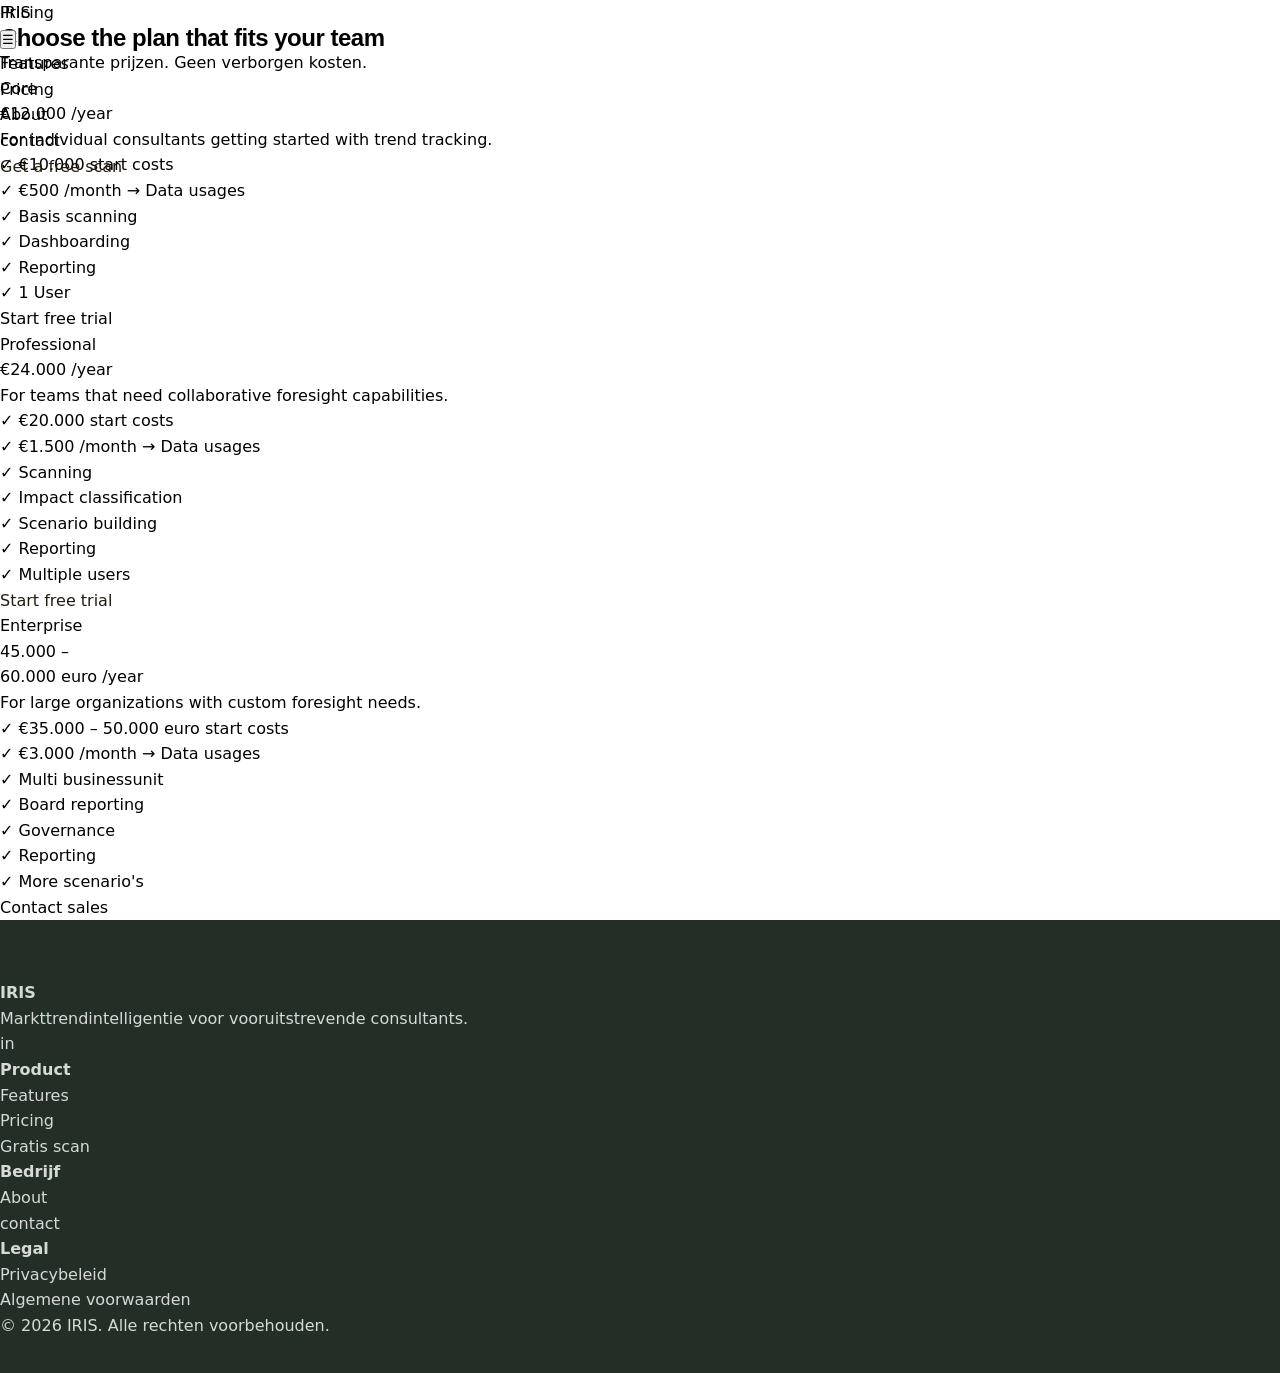
<file: Pages/Pricing.html>
<!DOCTYPE html>
<html lang="nl">
  <head>
    <meta charset="UTF-8" />
    <meta name="viewport" content="width=device-width, initial-scale=1.0" />
    <title>IRIS – Pricing</title>
    <link rel="stylesheet" href="../style.css" />
    <link rel="icon" type="image/x-icon" href="../images/favicon.ico">
  </head>
  <body>
    <header class="site-header">
      <div class="container nav-container">
        <div class="logo"><a class="home-button" href="../index.html">IRIS</a></div>
        <nav class="main-nav">
          <ul>
            <li><a href="Features.html">Features</a></li>
            <li><a href="Pricing.html">Pricing</a></li>
            <li><a href="About.html">About</a></li>
            <li><a href="Contact.html">contact</a></li> 
          </ul>
        </nav>
        <div class="actions">
          <a href="https://docs.google.com/forms/d/e/1FAIpQLSeLOEqtjiaY5nZIv6wPE6rEl34T9l4YHGsAicAakZv-iF4W0w/viewform" class="btn-primary">Get a free scan</a>
        </div>
      </div>
    </header>
    <div class="pricing-back">    
    <section id="pricing" class="pricing-section hidden">
      <div class="pricing-header" data-reveal>
        <p class="pricing-eyebrow">Pricing</p>
        <h2>Choose the plan that fits your team</h2>
        <p class="pricing-sub">Transparante prijzen. Geen verborgen kosten.</p>
      </div>

      <div class="pricing-grid hidden">

        <!-- ── CORE ─────────────────────────────────────────── -->
        <div class="pricing-card" data-reveal="left">
          <div class="card-top">
            <p class="plan-name">Core</p>
            <div class="plan-price">
              <span class="price-amount">€12.000</span>
              <span class="price-period">/year</span>
            </div>
            <p class="plan-desc">For individual consultants getting started with trend tracking.</p>
          </div>

          <ul class="plan-features">
            <li><span class="check">✓</span> €10.000 start costs</li>
            <li><span class="check">✓</span> €500 /month → Data usages</li>
            <li><span class="check">✓</span> Basis scanning</li>
            <li><span class="check">✓</span> Dashboarding</li>
            <li><span class="check">✓</span> Reporting</li>
            <li><span class="check">✓</span> 1 User</li>
          </ul>

          <a href="#scan" class="btn-plan btn-dark">Start free trial</a>
        </div>

        <!-- ── PROFESSIONAL (featured) ───────────────────────── -->
        <div class="pricing-card card-featured" data-reveal>
          <div class="card-top">
            <p class="plan-name">Professional</p>
            <div class="plan-price">
              <span class="price-amount">€24.000</span>
              <span class="price-period">/year</span>
            </div>
            <p class="plan-desc">For teams that need collaborative foresight capabilities.</p>
          </div>

          <ul class="plan-features">
            <li><span class="check">✓</span> €20.000 start costs</li>
            <li><span class="check">✓</span> €1.500 /month → Data usages</li>
            <li><span class="check">✓</span> Scanning</li>
            <li><span class="check">✓</span> Impact classification</li>
            <li><span class="check">✓</span> Scenario building</li>
            <li><span class="check">✓</span> Reporting</li>
            <li><span class="check">✓</span> Multiple users</li>
          </ul>

          <a href="#scan" class="btn-primary">Start free trial</a>
        </div>

        <!-- ── ENTERPRISE ─────────────────────────────────────── -->
        <div class="pricing-card" data-reveal="right">
          <div class="card-top">
            <p class="plan-name">Enterprise</p>
            <div class="plan-price plan-price--range">
              <span class="price-amount">45.000 –<br>60.000 euro</span>
              <span class="price-period price-period--top">/year</span>
            </div>
            <p class="plan-desc">For large organizations with custom foresight needs.</p>
          </div>

          <ul class="plan-features">
            <li><span class="check">✓</span> €35.000 – 50.000 euro start costs</li>
            <li><span class="check">✓</span> €3.000 /month → Data usages</li>
            <li><span class="check">✓</span> Multi businessunit</li>
            <li><span class="check">✓</span> Board reporting</li>
            <li><span class="check">✓</span> Governance</li>
            <li><span class="check">✓</span> Reporting</li>
            <li><span class="check">✓</span> More scenario's</li>
          </ul>

          <a href="#contact" class="btn-plan btn-dark">Contact sales</a>
        </div>
      </div>
      </div>
    </section>
    <footer class="site-footer">
      <div class="container footer-wrapper">
        <div class="footer-col">
          <h4>IRIS</h4>
          <p class="footer-text">
            Markttrendintelligentie voor vooruitstrevende consultants.
          </p>
          <div class="social-links">
            <a href="#https://www.linkedin.com/company/tomorrowlab/posts/?feedView=all" aria-label="LinkedIn">in</a>
          </div>
        </div>
        <div class="footer-col">
          <h4>Product</h4>
          <ul>
            <li><a href="Features.html">Features</a></li>
                  <li><a href="Pricing.html">Pricing</a></li>
            <li><a href="https://docs.google.com/forms/d/e/1FAIpQLSeLOEqtjiaY5nZIv6wPE6rEl34T9l4YHGsAicAakZv-iF4W0w/viewform">Gratis scan</a></li>
          </ul>
        </div>
        <div class="footer-col">
          <h4>Bedrijf</h4>
          <ul>
              <li><a href="About.html">About</a></li>
              <li><a href="Contact.html">contact</a></li> 
          </ul>
        </div>
        <div class="footer-col">
          <h4>Legal</h4>
          <ul>
            <li><a href="#privacy">Privacybeleid</a></li>
            <li><a href="#terms">Algemene voorwaarden</a></li>
          </ul>
        </div>
      </div>
      <div class="footer-bottom">
        <p>© 2026 IRIS. Alle rechten voorbehouden.</p>
      </div>
    </footer>
    <script src="../scripts/main.js"></script>
    <script src="../js.js"></script>
  </body>
</html>
</file>
<file: style.css>
/* ==========================================================================
   RVHB — styles.css
   A time-of-day aware artist site. The whole page re-themes with the hour
   via [data-phase] on <html> (set by js/main.js): morning | day | evening | night.
   Sections:
     1. Fonts & reset            6. Hero
     2. Theme tokens (per phase) 7. Phase toggle
     3. Base & typography        8. Content sections
     4. Utilities & buttons      9. Follow & footer
     5. Header / nav            10. Responsive & motion
   ========================================================================== */

/* 1. FONTS & RESET ------------------------------------------------------- */
*        { box-sizing: border-box; margin: 0; padding: 0; }
html     { scroll-behavior: smooth; }
img      { display: block; max-width: 100%; }
a        { color: inherit; text-decoration: none; }

/* 2. THEME TOKENS -------------------------------------------------------- */
/* Constants shared across every phase */
:root{
  --maxw: 1120px;
  --ease: cubic-bezier(.2,.7,.2,1);
  --forest: #2B3A30;        /* follow band  */
  --forest-deep: #222E26;   /* footer       */
}

/* Each phase overrides the palette. Drama lives in the hero photo;
   these tokens keep text, panels and accents readable at every hour. */
html[data-phase="morning"]{
  --bg:#F4EDE3; --bg-top:#F8E6D4; --text:#1C1812; --text-soft:#4A3F33; --muted:#6E6256;
  --accent:#DD8442; --accent-deep:#C56F30;
  --surface:rgba(255,255,255,.50); --border:rgba(110,98,86,.40);
  --nav-rgb:244,237,227; --hero-ov-top:rgba(15,12,10,.44);
}
html[data-phase="day"]{
  --bg:#F1F2ED; --bg-top:#E7F0F2; --text:#18201C; --text-soft:#3C4A40; --muted:#5F6B62;
  --accent:#D98235; --accent-deep:#B96C28;
  --surface:rgba(255,255,255,.55); --border:rgba(80,100,88,.35);
  --nav-rgb:241,242,237; --hero-ov-top:rgba(12,20,24,.40);
}
html[data-phase="evening"]{
  --bg:#F4E7D6; --bg-top:#F7DAC0; --text:#231811; --text-soft:#5A4433; --muted:#7A6450;
  --accent:#D5793A; --accent-deep:#B85F26;
  --surface:rgba(255,250,244,.50); --border:rgba(120,90,60,.40);
  --nav-rgb:244,231,214; --hero-ov-top:rgba(40,20,8,.42);
}
html[data-phase="night"]{
  --bg:#1B1E2A; --bg-top:#242840; --text:#EDEAF2; --text-soft:#C3BFD0; --muted:#8F8AA0;
  --accent:#E39A5C; --accent-deep:#E39A5C;
  --surface:rgba(255,255,255,.06); --border:rgba(255,255,255,.16);
  --nav-rgb:22,25,36; --hero-ov-top:rgba(8,9,20,.52);
}

/* 3. BASE & TYPOGRAPHY --------------------------------------------------- */
body{
  font-family: 'Inter', system-ui, sans-serif;
  color: var(--text);
  background: linear-gradient(180deg, var(--bg-top) 0%, var(--bg) 22%, var(--bg) 100%);
  line-height: 1.6;
  -webkit-font-smoothing: antialiased;
  overflow-x: hidden;
  transition: background .7s var(--ease), color .7s var(--ease);
}
h1, h2, h3, .display{
  font-family: 'Archivo', sans-serif;
  letter-spacing: -.02em;
  line-height: 1.02;
  color: var(--text);
  transition: color .7s var(--ease);
}
.wrap{ max-width: var(--maxw); margin: 0 auto; padding: 0 28px; }

/* 4. UTILITIES & BUTTONS ------------------------------------------------- */
.eyebrow{
  display: flex; align-items: center; gap: 10px;
  font-family: 'Archivo'; font-weight: 700; font-size: .72rem;
  letter-spacing: .28em; text-transform: uppercase;
  color: var(--accent-deep); transition: color .7s;
}
.eyebrow svg path{ stroke: var(--accent-deep); transition: stroke .7s; }

.btn{
  display: inline-flex; align-items: center; gap: 9px;
  font-family: 'Archivo'; font-weight: 700; font-size: .86rem;
  letter-spacing: .04em; text-transform: uppercase;
  padding: 15px 28px; border-radius: 2px; border: 1.5px solid transparent;
  cursor: pointer; white-space: nowrap; transition: .25s var(--ease);
}
.btn-primary{ background: var(--accent); color: #231A10; }
.btn-primary:hover{ background: var(--accent-deep); transform: translateY(-2px); }
.btn-ghost{ background: transparent; border-color: rgba(255,255,255,.7); color: #fff; }
.btn-ghost:hover{ background: rgba(255,255,255,.14); border-color: #fff; }
.btn-ink{ background: var(--text); color: var(--bg); transition: .25s var(--ease), background .7s, color .7s; }
.btn-ink:hover{ transform: translateY(-2px); opacity: .9; }

a:focus-visible, button:focus-visible{ outline: 3px solid var(--accent); outline-offset: 3px; }

/* 5. HEADER / NAV -------------------------------------------------------- */
header{ position: fixed; inset: 0 0 auto 0; z-index: 50; transition: .35s var(--ease); }
header .navwrap{
  max-width: var(--maxw); margin: 0 auto; padding: 18px 28px;
  display: flex; align-items: center; justify-content: space-between;
}
header.scrolled{
  background: rgba(var(--nav-rgb), .92);
  backdrop-filter: blur(10px);
  box-shadow: 0 1px 0 rgba(0,0,0,.08);
}
.nav-logo{ height: 26px; width: auto; }
.nav-logo.dark{ display: none; }
header.scrolled .nav-logo.light{ display: none; }
header.scrolled .nav-logo.dark{ display: block; }
/* Night keeps the white logo even on the dark scrolled bar */
html[data-phase="night"] header.scrolled .nav-logo.light{ display: block; }
html[data-phase="night"] header.scrolled .nav-logo.dark{ display: none; }

.nav-right{ display: flex; align-items: center; gap: 22px; }
.nav-social{ display: flex; gap: 16px; }
.nav-social a{ color: #fff; opacity: .85; transition: .2s; }
.nav-social a:hover{ opacity: 1; color: var(--accent); }
header.scrolled .nav-social a{ color: var(--text); }
header.scrolled .btn-ghost{ border-color: var(--text); color: var(--text); }
header.scrolled .btn-ghost:hover{ background: var(--text); color: var(--bg); }

/* 6. HERO ---------------------------------------------------------------- */
.hero{
  position: relative; min-height: 100svh; overflow: hidden;
  display: flex; flex-direction: column; align-items: center; justify-content: flex-start;
  text-align: center;
}
.hero-photo{                                  /* photo set per phase by JS */
  position: absolute; inset: 0; z-index: 0;
  background-size: cover; background-position: center 46%;
  transition: opacity .6s var(--ease);
}
.hero-overlay{                                /* darken top for nav, fade base at bottom */
  position: absolute; inset: 0; z-index: 1;
  background: linear-gradient(180deg,
    var(--hero-ov-top) 0%, rgba(0,0,0,.05) 24%, rgba(0,0,0,0) 50%, var(--bg) 100%);
  transition: background .7s var(--ease);
}
.hero-inner{
  position: relative; z-index: 2; padding: 0 24px;
  margin-top: clamp(84px, 11vh, 146px);
  transform: translateY(18px); opacity: 0;
  animation: rise 1s var(--ease) .15s forwards;
}
.hero-logo{ height: clamp(56px,10.5vw,112px); width: auto; margin: 0 auto 20px; filter: drop-shadow(0 6px 24px rgba(0,0,0,.35)); }
.greet{
  color: #fff; margin-bottom: 16px; opacity: .92;
  font-family: 'Archivo'; font-weight: 700; font-size: .74rem;
  letter-spacing: .3em; text-transform: uppercase;
  text-shadow: 0 2px 14px rgba(0,0,0,.5); transition: opacity .4s;
}
.hero h1{ color: #fff; font-weight: 800; font-size: clamp(1.9rem,5.4vw,3.6rem); max-width: 18ch; margin: 0 auto; text-shadow: 0 4px 30px rgba(0,0,0,.45); }
.hero p.sub{
  color: rgba(255,255,255,.94); font-size: clamp(1rem,1.7vw,1.18rem);
  max-width: 36ch; margin: 18px auto 0; min-height: 1.6em;
  text-shadow: 0 2px 16px rgba(0,0,0,.55); transition: opacity .4s;
}
.hero-cta{ display: flex; gap: 14px; justify-content: center; flex-wrap: wrap; margin-top: 32px; }
.scrollcue{
  position: absolute; bottom: 26px; left: 50%; transform: translateX(-50%); z-index: 2;
  display: flex; flex-direction: column; align-items: center; gap: 8px;
  color: rgba(255,255,255,.8); font-family: 'Archivo'; font-size: .66rem;
  letter-spacing: .25em; text-transform: uppercase; animation: bob 2.4s ease-in-out infinite;
}
@keyframes rise{ to{ transform: none; opacity: 1; } }
@keyframes bob{ 0%,100%{ transform: translateX(-50%) translateY(0);} 50%{ transform: translateX(-50%) translateY(7px);} }

/* 7. PHASE TOGGLE -------------------------------------------------------- */
.phase-toggle{
  position: fixed; right: 20px; bottom: 20px; z-index: 60;
  display: flex; align-items: center; gap: 9px;
  padding: 9px 15px 9px 12px; border-radius: 999px;
  background: rgba(20,18,14,.6); backdrop-filter: blur(8px);
  color: #fff; border: 1px solid rgba(255,255,255,.2); cursor: pointer;
  font-family: 'Archivo'; font-weight: 700; font-size: .66rem;
  letter-spacing: .16em; text-transform: uppercase; transition: .25s var(--ease);
}
.phase-toggle:hover{ background: rgba(20,18,14,.82); transform: translateY(-2px); }
.phase-toggle svg{ width: 17px; height: 17px; }

/* 8. CONTENT SECTIONS ---------------------------------------------------- */
.section{ padding: clamp(74px,11vw,128px) 0; }
.reveal{ opacity: 0; transform: translateY(26px); transition: .7s var(--ease); }
.reveal.in{ opacity: 1; transform: none; }

/* signature: waveform-V / mountain ridge divider */
.ridge{ display: block; width: 160px; height: 24px; margin: 34px auto 0; }
.ridge path{ fill: none; stroke: var(--accent); stroke-width: 2; stroke-linejoin: round; stroke-linecap: round; transition: stroke .7s; }

/* two-column layout used by release, live and about (.rev flips order) */
.split{ display: grid; grid-template-columns: minmax(0,.9fr) minmax(0,1.1fr); gap: clamp(34px,5vw,64px); align-items: center; }

.media{ position: relative; aspect-ratio: 1; border-radius: 4px; overflow: hidden; box-shadow: 0 26px 60px -24px rgba(0,0,0,.5); }
.media img{ width: 100%; height: 100%; object-fit: cover; }
.play{ position: absolute; inset: 0; display: flex; align-items: center; justify-content: center; background: rgba(20,16,12,.12); cursor: pointer; transition: .3s; }
.play:hover{ background: rgba(20,16,12,.28); }
.play span{ width: 74px; height: 74px; border-radius: 50%; background: rgba(255,255,255,.92); display: flex; align-items: center; justify-content: center; transition: .3s; }
.play:hover span{ transform: scale(1.08); }

.info h3{ font-weight: 800; font-size: clamp(2rem,4.6vw,3.1rem); margin-top: 14px; }
.info h2{ font-weight: 800; font-size: clamp(2rem,4.4vw,3rem); }
.info .desc{ color: var(--text-soft); font-size: 1.08rem; max-width: 44ch; margin: 16px 0 26px; transition: color .7s; }
.info .actions{ display: flex; gap: 14px; flex-wrap: wrap; }

.embed{ border-radius: 8px; overflow: hidden; box-shadow: 0 18px 44px -22px rgba(0,0,0,.5); }
.embed iframe{ display: block; width: 100%; border: 0; }

.world{ max-width: 760px; margin: 0 auto; text-align: center; }
.world h2{ font-weight: 800; font-size: clamp(2rem,5vw,3.4rem); margin: 16px 0 22px; }
.world p{ color: var(--text-soft); font-size: clamp(1.05rem,1.9vw,1.3rem); max-width: 54ch; margin: 0 auto; transition: color .7s; }

.about-fig{ position: relative; display: flex; justify-content: center; }
.about-fig::after{ content: ""; position: absolute; bottom: 6%; left: 50%; transform: translateX(-50%); width: 62%; height: 26px; background: radial-gradient(ellipse, rgba(0,0,0,.22), transparent 70%); filter: blur(4px); }
.about-fig img{ position: relative; z-index: 1; height: clamp(300px,40vw,440px); width: auto; filter: drop-shadow(0 18px 30px rgba(0,0,0,.2)); }
.about-text h2{ font-weight: 800; font-size: clamp(2rem,4.4vw,3rem); }
.about-text p{ color: var(--text-soft); font-size: 1.1rem; max-width: 48ch; margin-top: 18px; transition: color .7s; }

.inline-links{ display: flex; gap: 24px; margin-top: 24px; font-family: 'Archivo'; font-weight: 700; font-size: .82rem; letter-spacing: .08em; text-transform: uppercase; }
.inline-links a{ color: var(--accent-deep); padding-bottom: 2px; border-bottom: 2px solid transparent; transition: .2s; }
.inline-links a:hover{ border-color: var(--accent-deep); }

/* 9. FOLLOW & FOOTER ----------------------------------------------------- */
.follow{ background: var(--forest); color: #fff; text-align: center; }
.follow h2{ color: #fff; font-weight: 800; font-size: clamp(2rem,4.6vw,3rem); }
.follow p{ color: rgba(255,255,255,.8); font-size: 1.12rem; max-width: 44ch; margin: 16px auto 0; }
.follow-row{ display: flex; gap: 14px; justify-content: center; flex-wrap: wrap; margin-top: 32px; }
.btn-spotify{ background: #1DB954; color: #04210F; }
.btn-spotify:hover{ background: #1ED760; transform: translateY(-2px); }
.btn-social{ background: transparent; border: 1.5px solid rgba(255,255,255,.4); color: #fff; }
.btn-social:hover{ border-color: #fff; background: rgba(255,255,255,.1); }

.emailform{ display: flex; gap: 10px; max-width: 430px; margin: 36px auto 0; flex-wrap: wrap; justify-content: center; }
.emailform input{ flex: 1; min-width: 200px; padding: 14px 18px; border-radius: 2px; border: 1.5px solid rgba(255,255,255,.3); background: rgba(255,255,255,.08); color: #fff; font-family: 'Inter'; font-size: .95rem; }
.emailform input::placeholder{ color: rgba(255,255,255,.55); }
.emailform input:focus{ outline: none; border-color: var(--accent); }
.follow .note{ font-size: .78rem; color: rgba(255,255,255,.5); margin-top: 14px; }

footer{ background: var(--forest-deep); color: rgba(255,255,255,.82); padding: 60px 0 34px; }
.foot-grid{ display: flex; justify-content: space-between; flex-wrap: wrap; align-items: flex-start; gap: 40px; }
.foot-brand img{ height: 30px; margin-bottom: 14px; }
.foot-brand p{ font-family: 'Archivo'; font-weight: 500; font-size: .95rem; color: rgba(255,255,255,.6); }
.foot-col h4{ font-family: 'Archivo'; font-weight: 700; font-size: .72rem; letter-spacing: .2em; text-transform: uppercase; color: var(--accent); margin-bottom: 14px; }
.foot-col a{ display: block; margin-bottom: 8px; font-size: .95rem; color: rgba(255,255,255,.75); transition: .2s; }
.foot-col a:hover{ color: #fff; }
.foot-bottom{ display: flex; justify-content: space-between; flex-wrap: wrap; gap: 12px; margin-top: 44px; padding-top: 22px; border-top: 1px solid rgba(255,255,255,.12); font-size: .8rem; color: rgba(255,255,255,.45); }

/* 10. RESPONSIVE & MOTION ------------------------------------------------ */
@media (max-width: 820px){
  .nav-social{ display: none; }
  .split{ grid-template-columns: 1fr; }
  .split.rev .info{ order: 2; }
  .about-fig{ order: -1; }
  .info, .about-text{ text-align: center; }
  .info .desc, .about-text p{ margin-left: auto; margin-right: auto; }
  .info .actions, .inline-links{ justify-content: center; }
}
@media (prefers-reduced-motion: reduce){
  *{ animation: none !important; transition: none !important; }
  .reveal{ opacity: 1; transform: none; }
  .hero-photo{ transition: none; }
}
CSSEOF
echo "styles.css: $(wc -l < /mnt/user-data/outputs/rvhb-site/css/styles.css) lines"
</file>
